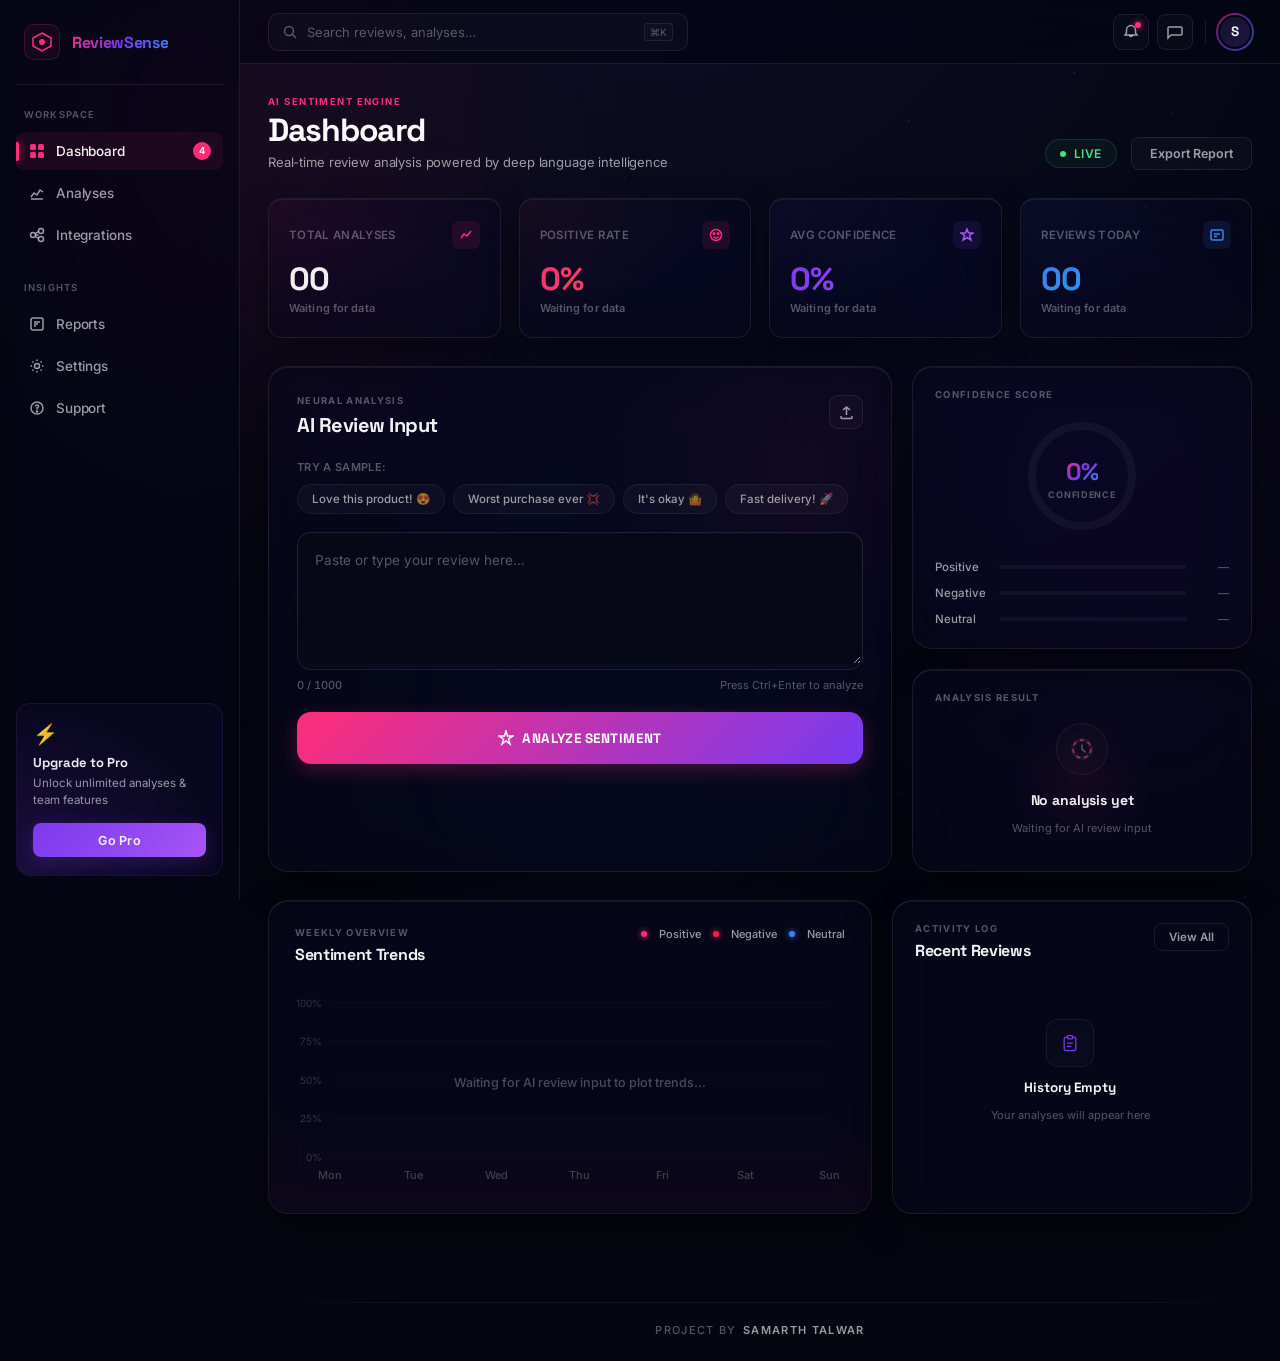
<file: files/index.html>
<!DOCTYPE html>
<html lang="en">
<head>
  <meta charset="UTF-8" />
  <meta name="viewport" content="width=device-width, initial-scale=1.0" />
  <title>ReviewSense — AI Sentiment Intelligence</title>
  <link rel="preconnect" href="https://fonts.googleapis.com" />
  <link rel="preconnect" href="https://fonts.gstatic.com" crossorigin />
  <link href="https://fonts.googleapis.com/css2?family=Space+Grotesk:wght@300;400;500;600;700&family=Inter:wght@300;400;500;600;700;800&display=swap" rel="stylesheet" />
  <link rel="stylesheet" href="style.css" />
</head>
<body>

<!-- ═══════════════════════════════════════════ -->
<!-- AMBIENT BACKGROUND                         -->
<!-- ═══════════════════════════════════════════ -->
<div class="bg-canvas">
  <div class="aurora aurora-1"></div>
  <div class="aurora aurora-2"></div>
  <div class="aurora aurora-3"></div>
  <canvas id="particle-canvas"></canvas>
</div>

<!-- ═══════════════════════════════════════════ -->
<!-- MOBILE OVERLAY                             -->
<!-- ═══════════════════════════════════════════ -->
<div class="sidebar-overlay" id="sidebarOverlay"></div>

<!-- ═══════════════════════════════════════════ -->
<!-- SIDEBAR                                    -->
<!-- ═══════════════════════════════════════════ -->
<aside class="sidebar" id="sidebar">
  <!-- Logo -->
  <div class="sidebar-logo">
    <div class="logo-mark">
      <svg width="22" height="22" viewBox="0 0 22 22" fill="none">
        <path d="M11 2L20 7V15L11 20L2 15V7L11 2Z" stroke="url(#logoGrad)" stroke-width="1.5" fill="none"/>
        <circle cx="11" cy="11" r="3" fill="url(#logoGrad)"/>
        <defs>
          <linearGradient id="logoGrad" x1="2" y1="2" x2="20" y2="20">
            <stop stop-color="#ff2d78"/>
            <stop offset="1" stop-color="#7c3aed"/>
          </linearGradient>
        </defs>
      </svg>
    </div>
    <span class="logo-text">ReviewSense</span>
  </div>

  <!-- Nav Items -->
  <nav class="sidebar-nav">
    <div class="nav-section-label">WORKSPACE</div>
    <a href="#" class="nav-item active" data-page="dashboard">
      <span class="nav-icon">
        <svg width="16" height="16" viewBox="0 0 16 16" fill="currentColor">
          <rect x="1" y="1" width="6" height="6" rx="1.5"/>
          <rect x="9" y="1" width="6" height="6" rx="1.5"/>
          <rect x="1" y="9" width="6" height="6" rx="1.5"/>
          <rect x="9" y="9" width="6" height="6" rx="1.5"/>
        </svg>
      </span>
      <span class="nav-label">Dashboard</span>
      <span class="nav-badge">4</span>
    </a>
    <a href="#" class="nav-item" data-page="analyses">
      <span class="nav-icon">
        <svg width="16" height="16" viewBox="0 0 16 16" fill="none" stroke="currentColor" stroke-width="1.5">
          <path d="M2 12L5 8L8 10L11 5L14 7"/>
          <path d="M2 14H14"/>
        </svg>
      </span>
      <span class="nav-label">Analyses</span>
    </a>
    <a href="#" class="nav-item" data-page="integrations">
      <span class="nav-icon">
        <svg width="16" height="16" viewBox="0 0 16 16" fill="none" stroke="currentColor" stroke-width="1.5">
          <circle cx="4" cy="8" r="2.5"/>
          <circle cx="12" cy="4" r="2.5"/>
          <circle cx="12" cy="12" r="2.5"/>
          <path d="M6.5 8H9.5M6.5 6.5L9.5 4.5M6.5 9.5L9.5 11.5"/>
        </svg>
      </span>
      <span class="nav-label">Integrations</span>
    </a>

    <div class="nav-section-label" style="margin-top:24px;">INSIGHTS</div>
    <a href="#" class="nav-item" data-page="reports">
      <span class="nav-icon">
        <svg width="16" height="16" viewBox="0 0 16 16" fill="none" stroke="currentColor" stroke-width="1.5">
          <rect x="2" y="2" width="12" height="12" rx="2"/>
          <path d="M5 6H11M5 8H9M5 10H7"/>
        </svg>
      </span>
      <span class="nav-label">Reports</span>
    </a>
    <a href="#" class="nav-item" data-page="settings">
      <span class="nav-icon">
        <svg width="16" height="16" viewBox="0 0 16 16" fill="none" stroke="currentColor" stroke-width="1.5">
          <circle cx="8" cy="8" r="2.5"/>
          <path d="M8 1.5V3M8 13V14.5M1.5 8H3M13 8H14.5M3.4 3.4L4.4 4.4M11.6 11.6L12.6 12.6M3.4 12.6L4.4 11.6M11.6 4.4L12.6 3.4"/>
        </svg>
      </span>
      <span class="nav-label">Settings</span>
    </a>
    <a href="#" class="nav-item" data-page="support">
      <span class="nav-icon">
        <svg width="16" height="16" viewBox="0 0 16 16" fill="none" stroke="currentColor" stroke-width="1.5">
          <circle cx="8" cy="8" r="6"/>
          <path d="M6.5 6.5C6.5 5.7 7.2 5 8 5C8.8 5 9.5 5.7 9.5 6.5C9.5 7.3 8.8 8 8 8V9.5"/>
          <circle cx="8" cy="11.5" r="0.5" fill="currentColor"/>
        </svg>
      </span>
      <span class="nav-label">Support</span>
    </a>
  </nav>

  <!-- Upgrade Card -->
  <div class="upgrade-card">
    <div class="upgrade-glow"></div>
    <div class="upgrade-icon">⚡</div>
    <div class="upgrade-title">Upgrade to Pro</div>
    <div class="upgrade-desc">Unlock unlimited analyses & team features</div>
    <button class="upgrade-btn">Go Pro</button>
  </div>
</aside>

<!-- ═══════════════════════════════════════════ -->
<!-- MAIN CONTENT                               -->
<!-- ═══════════════════════════════════════════ -->
<div class="main-wrapper">

  <!-- TOP NAVBAR -->
  <header class="navbar">
    <button class="hamburger" id="hamburgerBtn" aria-label="Toggle menu">
      <span></span><span></span><span></span>
    </button>

    <div class="navbar-search">
      <svg class="search-icon" width="14" height="14" viewBox="0 0 14 14" fill="none" stroke="currentColor" stroke-width="1.5">
        <circle cx="6" cy="6" r="4.5"/>
        <path d="M9.5 9.5L13 13"/>
      </svg>
      <input type="text" placeholder="Search reviews, analyses…" />
      <kbd>⌘K</kbd>
    </div>

    <div class="navbar-actions">
      <button class="nav-action-btn" aria-label="Notifications">
        <svg width="16" height="16" viewBox="0 0 16 16" fill="none" stroke="currentColor" stroke-width="1.5">
          <path d="M8 1.5C5.5 1.5 3.5 3.5 3.5 6V9L2 11H14L12.5 9V6C12.5 3.5 10.5 1.5 8 1.5Z"/>
          <path d="M6.5 11C6.5 11.8 7.2 12.5 8 12.5C8.8 12.5 9.5 11.8 9.5 11"/>
        </svg>
        <span class="notif-dot"></span>
      </button>
      <button class="nav-action-btn" aria-label="Messages">
        <svg width="16" height="16" viewBox="0 0 16 16" fill="none" stroke="currentColor" stroke-width="1.5">
          <path d="M2 3H14C14.6 3 15 3.4 15 4V10C15 10.6 14.6 11 14 11H4L1 14V4C1 3.4 1.4 3 2 3Z"/>
        </svg>
      </button>
      <div class="nav-divider"></div>
      <div class="user-avatar">
        <div class="avatar-ring"></div>
        <div class="avatar-inner">S</div>
      </div>
    </div>
  </header>

  <!-- MAIN CONTENT AREA -->
  <main class="content-area">

    <!-- PAGE HEADER -->
    <div class="page-header">
      <div class="page-header-left">
        <div class="page-eyebrow">AI Sentiment Engine</div>
        <h1 class="page-title">Dashboard</h1>
        <p class="page-subtitle">Real-time review analysis powered by deep language intelligence</p>
      </div>
      <div class="page-header-right">
        <div class="live-indicator">
          <span class="live-dot"></span>
          <span>Live</span>
        </div>
        <button class="btn-secondary">Export Report</button>
      </div>
    </div>

    <!-- STAT CARDS ROW -->
    <div class="stat-cards-grid">
      <div class="stat-card" data-index="0">
        <div class="stat-card-glow"></div>
        <div class="stat-card-header">
          <span class="stat-label">Total Analyses</span>
          <div class="stat-icon-wrap positive">
            <svg width="14" height="14" viewBox="0 0 14 14" fill="none" stroke="currentColor" stroke-width="1.5"><path d="M2 10L5 6L8 8L12 3"/></svg>
          </div>
        </div>
        <div class="stat-value" id="totalAnalyses">00</div>
        <div class="stat-change neutral" id="totalAnalysesTrend">Waiting for data</div>
      </div>
      <div class="stat-card" data-index="1">
        <div class="stat-card-glow negative-glow"></div>
        <div class="stat-card-header">
          <span class="stat-label">Positive Rate</span>
          <div class="stat-icon-wrap positive">
            <svg width="14" height="14" viewBox="0 0 14 14" fill="none" stroke="currentColor" stroke-width="1.5"><circle cx="7" cy="7" r="5.5"/><path d="M4.5 8.5C5 9.5 6 10 7 10C8 10 9 9.5 9.5 8.5"/><circle cx="5" cy="5.5" r="0.8" fill="currentColor"/><circle cx="9" cy="5.5" r="0.8" fill="currentColor"/></svg>
          </div>
        </div>
        <div class="stat-value pink-val" id="positiveRate">0%</div>
        <div class="stat-change neutral" id="positiveRateTrend">Waiting for data</div>
      </div>
      <div class="stat-card" data-index="2">
        <div class="stat-card-glow purple-glow"></div>
        <div class="stat-card-header">
          <span class="stat-label">Avg Confidence</span>
          <div class="stat-icon-wrap purple">
            <svg width="14" height="14" viewBox="0 0 14 14" fill="none" stroke="currentColor" stroke-width="1.5"><path d="M7 1L8.5 5H13L9.5 7.5L11 12L7 9.5L3 12L4.5 7.5L1 5H5.5L7 1Z"/></svg>
          </div>
        </div>
        <div class="stat-value purple-val" id="avgConfidence">0%</div>
        <div class="stat-change neutral" id="avgConfidenceTrend">Waiting for data</div>
      </div>
      <div class="stat-card" data-index="3">
        <div class="stat-card-glow blue-glow"></div>
        <div class="stat-card-header">
          <span class="stat-label">Reviews Today</span>
          <div class="stat-icon-wrap blue">
            <svg width="14" height="14" viewBox="0 0 14 14" fill="none" stroke="currentColor" stroke-width="1.5"><rect x="1" y="2" width="12" height="10" rx="1.5"/><path d="M4 6H10M4 8.5H7"/></svg>
          </div>
        </div>
        <div class="stat-value blue-val" id="reviewsToday">00</div>
        <div class="stat-change neutral" id="reviewsTodayTrend">Waiting for data</div>
      </div>
    </div>

    <!-- MIDDLE SECTION: Input + Confidence -->
    <div class="middle-grid">

      <!-- REVIEW INPUT PANEL -->
      <div class="glass-card input-panel">
        <div class="card-float-bg"></div>
        <div class="input-panel-header">
          <div>
            <div class="card-eyebrow">NEURAL ANALYSIS</div>
            <h2 class="card-title">AI Review Input</h2>
          </div>
          <button class="icon-btn" title="Upload file">
            <svg width="15" height="15" viewBox="0 0 15 15" fill="none" stroke="currentColor" stroke-width="1.5">
              <path d="M7.5 10V2M4 5L7.5 2L11 5"/>
              <path d="M2 11V12.5C2 13.1 2.4 13.5 3 13.5H12C12.6 13.5 13 13.1 13 12.5V11"/>
            </svg>
          </button>
        </div>

        <!-- Sample chips -->
        <div class="sample-chips">
          <div class="chips-label">Try a sample:</div>
          <div class="chips-row">
            <button class="chip" data-sentiment="positive" data-text="Love this product! Absolutely amazing quality and super fast delivery. Will definitely buy again!">Love this product! 😍</button>
            <button class="chip" data-sentiment="negative" data-text="Worst purchase ever. Complete waste of money. Broke after two days and support was useless.">Worst purchase ever 💢</button>
            <button class="chip" data-sentiment="neutral" data-text="It's okay I guess. Nothing special but does the job. Average experience overall.">It's okay 🤷</button>
            <button class="chip" data-sentiment="positive" data-text="Fast delivery! Arrived next day, packaging was great. Product looks exactly like the photos.">Fast delivery! 🚀</button>
          </div>
        </div>

        <div class="textarea-container">
          <div class="textarea-glow"></div>
          <textarea id="reviewInput" placeholder="Paste or type your review here…" maxlength="1000"></textarea>
        </div>
        <div class="textarea-footer">
          <span class="char-counter"><span id="charCount">0</span> / 1000</span>
          <span class="textarea-hint">Press Ctrl+Enter to analyze</span>
        </div>

        <button class="analyze-btn" id="analyzeBtn">
          <span class="btn-shine"></span>
          <span class="btn-content">
            <svg width="16" height="16" viewBox="0 0 16 16" fill="none" stroke="currentColor" stroke-width="1.5">
              <path d="M8 1L9.5 6H15L10.5 9L12 14L8 11L4 14L5.5 9L1 6H6.5L8 1Z"/>
            </svg>
            Analyze Sentiment
          </span>
          <span class="btn-loading" id="btnLoading">
            <span class="spinner"></span>
            Analyzing…
          </span>
        </button>
      </div>

      <!-- RIGHT COLUMN: Confidence + Mini Chart -->
      <div class="right-col">

        <!-- Confidence Ring -->
        <div class="glass-card confidence-card">
          <div class="card-eyebrow">CONFIDENCE SCORE</div>
          <div class="confidence-ring-wrap">
            <svg class="ring-svg" viewBox="0 0 120 120">
              <circle class="ring-bg" cx="60" cy="60" r="50" fill="none" stroke-width="8"/>
              <circle class="ring-progress" id="confidenceRing" cx="60" cy="60" r="50" fill="none" stroke-width="8"
                stroke-dasharray="314" stroke-dashoffset="314"
                stroke-linecap="round" transform="rotate(-90 60 60)"/>
              <defs>
                <linearGradient id="ringGrad" x1="0%" y1="0%" x2="100%" y2="100%">
                  <stop offset="0%" stop-color="#ff2d78"/>
                  <stop offset="100%" stop-color="#7c3aed"/>
                </linearGradient>
              </defs>
            </svg>
            <div class="ring-center">
              <div class="ring-pct" id="confidencePct">0%</div>
              <div class="ring-label">Confidence</div>
            </div>
          </div>
          <div class="confidence-bars">
            <div class="conf-row">
              <span>Positive</span>
              <div class="conf-bar-track"><div class="conf-bar-fill positive-fill" id="posBar" style="width:0%"></div></div>
              <span class="conf-pct" id="posPct">—</span>
            </div>
            <div class="conf-row">
              <span>Negative</span>
              <div class="conf-bar-track"><div class="conf-bar-fill negative-fill" id="negBar" style="width:0%"></div></div>
              <span class="conf-pct" id="negPct">—</span>
            </div>
            <div class="conf-row">
              <span>Neutral</span>
              <div class="conf-bar-track"><div class="conf-bar-fill neutral-fill" id="neutBar" style="width:0%"></div></div>
              <span class="conf-pct" id="neutPct">—</span>
            </div>
          </div>
        </div>

        <!-- Sentiment Result -->
        <div class="glass-card result-card" id="resultCard">
          <div class="card-eyebrow">ANALYSIS RESULT</div>
          <div class="result-placeholder" id="resultPlaceholder">
            <div class="placeholder-glow"></div>
            <div class="placeholder-icon-wrap">
              <svg class="placeholder-icon-svg" viewBox="0 0 24 24" fill="none" stroke="currentColor" stroke-width="1.5">
                <circle cx="12" cy="12" r="9" stroke-dasharray="4 4" class="scanning-circle"/>
                <path d="M12 2C6.48 2 2 6.48 2 12C2 17.52 6.48 22 12 22C17.52 22 22 17.52 22 12C22 6.48 17.52 2 12 2ZM12 20C7.59 20 4 16.41 4 12C4 7.59 7.59 4 12 4C16.41 4 20 7.59 20 12C20 16.41 16.41 20 12 20Z" opacity="0.2"/>
                <path d="M12 8V12L15 15" stroke-linecap="round" stroke-linejoin="round"/>
              </svg>
            </div>
            <div class="placeholder-title">No analysis yet</div>
            <div class="placeholder-desc">Waiting for AI review input</div>
          </div>
          <div class="result-content hidden" id="resultContent">
            <div class="result-sentiment" id="resultSentiment"></div>
            <div class="result-summary" id="resultSummary"></div>
            <div class="result-tags" id="resultTags"></div>
          </div>
        </div>

      </div>
    </div>

    <!-- BOTTOM SECTION: Chart + History -->
    <div class="bottom-grid">

      <!-- ANALYTICS CHART -->
      <div class="glass-card chart-card">
        <div class="chart-card-glow"></div>
        <div class="chart-header">
          <div>
            <div class="card-eyebrow">WEEKLY OVERVIEW</div>
            <h3 class="card-title-sm">Sentiment Trends</h3>
          </div>
          <div class="chart-legend">
            <span class="legend-dot positive-dot"></span><span>Positive</span>
            <span class="legend-dot negative-dot"></span><span>Negative</span>
            <span class="legend-dot neutral-dot"></span><span>Neutral</span>
          </div>
        </div>
        <div class="chart-area">
          <canvas id="sentimentChart"></canvas>
        </div>
      </div>

      <!-- REVIEW HISTORY -->
      <div class="glass-card history-card">
        <div class="history-header">
          <div>
            <div class="card-eyebrow">ACTIVITY LOG</div>
            <h3 class="card-title-sm">Recent Reviews</h3>
          </div>
          <button class="btn-ghost">View All</button>
        </div>
        <div class="history-list" id="historyList">
          <div class="history-empty" id="historyEmpty">
            <div class="empty-icon-wrap">
              <svg class="empty-icon-svg" viewBox="0 0 24 24" fill="none" stroke="currentColor" stroke-width="1.5">
                <path d="M9 5H7C5.89543 5 5 5.89543 5 7V19C5 20.1046 5.89543 21 7 21H17C18.1046 21 19 20.1046 19 19V7C19 5.89543 18.1046 5 17 5H15" stroke-linecap="round"/>
                <rect x="9" y="3" width="6" height="4" rx="1" stroke-linecap="round"/>
                <path d="M9 12H15M9 16H13" stroke-linecap="round"/>
              </svg>
            </div>
            <div class="empty-title">History Empty</div>
            <div class="empty-desc">Your analyses will appear here</div>
          </div>
        </div>
      </div>

    </div>

  </main>

  <!-- FOOTER -->
  <footer class="footer">
    <div class="footer-divider"></div>
    <div class="footer-content">
      <p class="footer-text">Project by <span class="footer-name">Samarth Talwar</span></p>
    </div>
  </footer>
</div>

<script src="script.js"></script>
</body>
</html>
</file>
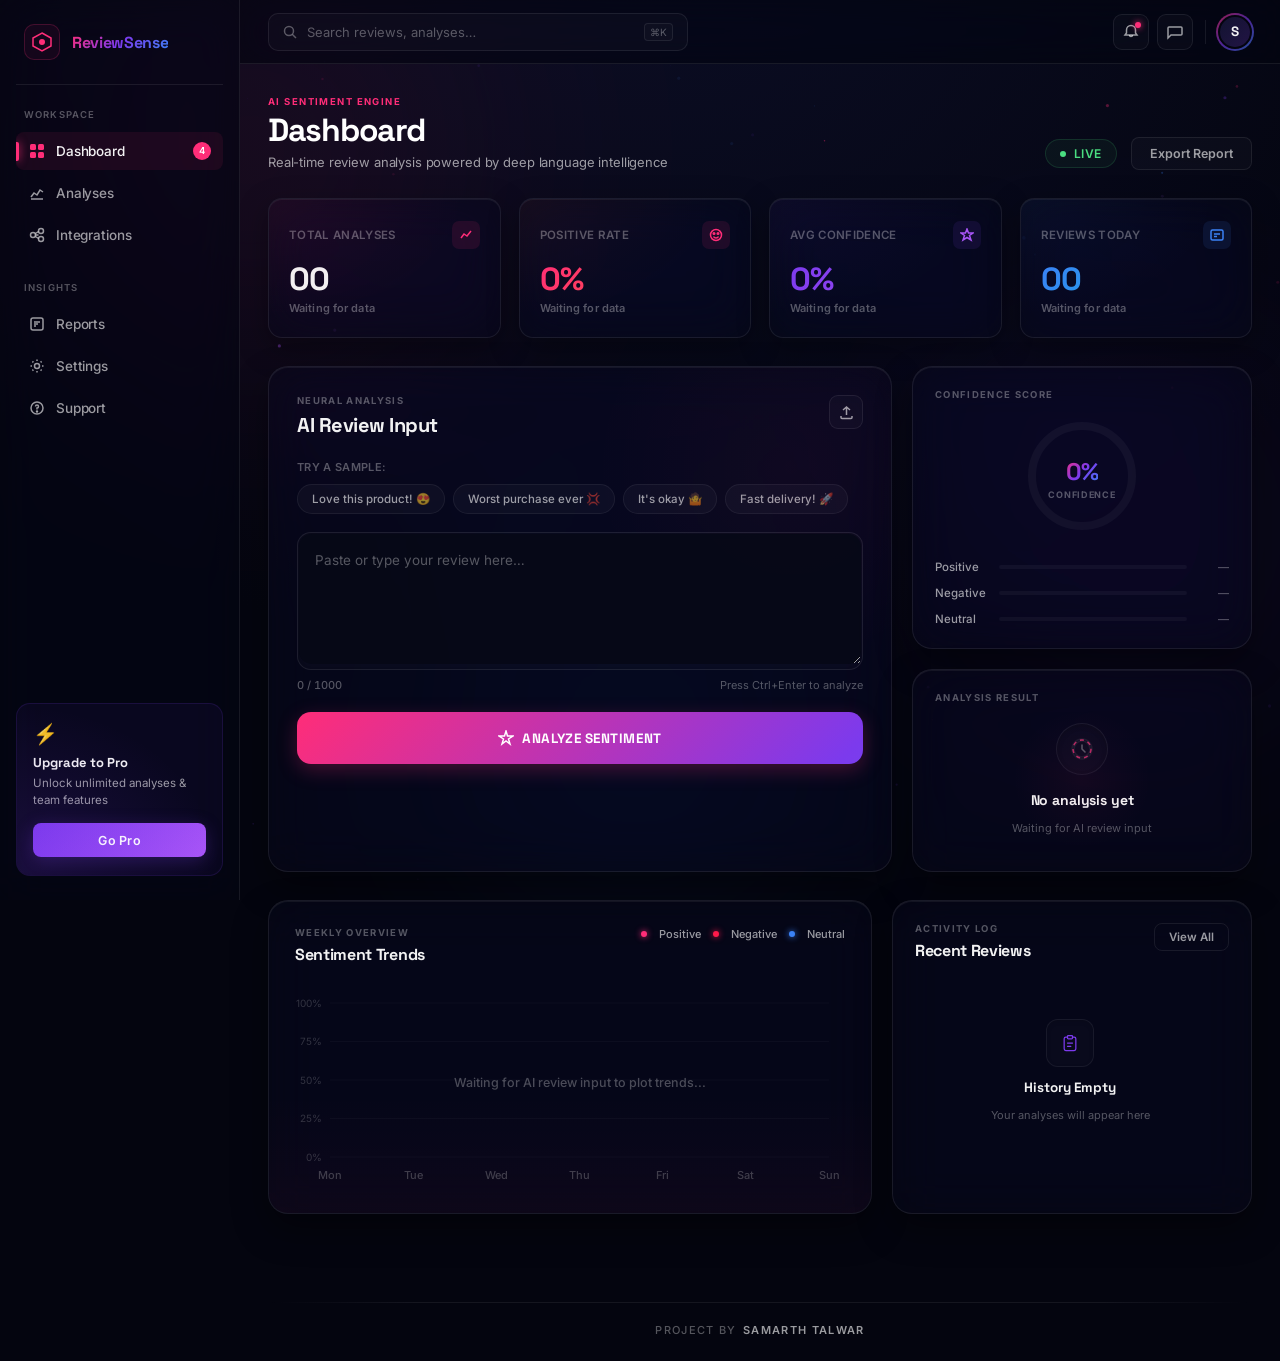
<file: frontend/index.html>
<!DOCTYPE html>
<html lang="en">

<head>
  <meta charset="UTF-8" />
  <meta name="viewport" content="width=device-width, initial-scale=1.0" />
  <title>ReviewSense — AI Sentiment Intelligence</title>
  <link rel="preconnect" href="https://fonts.googleapis.com" />
  <link rel="preconnect" href="https://fonts.gstatic.com" crossorigin />
  <link
    href="https://fonts.googleapis.com/css2?family=Space+Grotesk:wght@300;400;500;600;700&family=Inter:wght@300;400;500;600;700;800&display=swap"
    rel="stylesheet" />
  <link rel="stylesheet" href="style.css" />
</head>

<body>

  <!-- ═══════════════════════════════════════════ -->
  <!-- AMBIENT BACKGROUND                         -->
  <!-- ═══════════════════════════════════════════ -->
  <div class="bg-canvas">
    <div class="aurora aurora-1"></div>
    <div class="aurora aurora-2"></div>
    <div class="aurora aurora-3"></div>
    <canvas id="particle-canvas"></canvas>
  </div>

  <!-- ═══════════════════════════════════════════ -->
  <!-- FUTURISTIC AI PROCESSING OVERLAY           -->
  <!-- ═══════════════════════════════════════════ -->
  <div class="ai-loading-overlay" id="aiLoadingOverlay">
    <div class="ai-loading-content">
      <div class="neural-pulse-container">
        <div class="pulse-ring ring-1"></div>
        <div class="pulse-ring ring-2"></div>
        <div class="pulse-ring ring-3"></div>
        <div class="neural-node">
          <svg viewBox="0 0 24 24" fill="none" stroke="currentColor" stroke-width="1.5">
            <path d="M12 2L2 7L12 12L22 7L12 2Z" />
            <path d="M2 17L12 22L22 17" />
            <path d="M2 12L12 17L22 12" />
          </svg>
        </div>
      </div>
      <div class="ai-loading-text-wrap">
        <span class="ai-loading-text">AI analyzing review</span>
        <span class="loading-dots">
          <span>.</span><span>.</span><span>.</span>
        </span>
      </div>
      <div class="ai-loading-subtitle">Processing neural networks & mapping semantic weights...</div>
    </div>
  </div>

  <!-- ═══════════════════════════════════════════ -->
  <!-- MOBILE OVERLAY                             -->
  <!-- ═══════════════════════════════════════════ -->
  <div class="sidebar-overlay" id="sidebarOverlay"></div>

  <!-- ═══════════════════════════════════════════ -->
  <!-- SIDEBAR                                    -->
  <!-- ═══════════════════════════════════════════ -->
  <aside class="sidebar" id="sidebar">
    <!-- Logo -->
    <div class="sidebar-logo">
      <div class="logo-mark">
        <svg width="22" height="22" viewBox="0 0 22 22" fill="none">
          <path d="M11 2L20 7V15L11 20L2 15V7L11 2Z" stroke="url(#logoGrad)" stroke-width="1.5" fill="none" />
          <circle cx="11" cy="11" r="3" fill="url(#logoGrad)" />
          <defs>
            <linearGradient id="logoGrad" x1="2" y1="2" x2="20" y2="20">
              <stop stop-color="#ff2d78" />
              <stop offset="1" stop-color="#7c3aed" />
            </linearGradient>
          </defs>
        </svg>
      </div>
      <span class="logo-text">ReviewSense</span>
    </div>

    <!-- Nav Items -->
    <nav class="sidebar-nav">
      <div class="nav-section-label">WORKSPACE</div>
      <a href="#" class="nav-item active" data-page="dashboard">
        <span class="nav-icon">
          <svg width="16" height="16" viewBox="0 0 16 16" fill="currentColor">
            <rect x="1" y="1" width="6" height="6" rx="1.5" />
            <rect x="9" y="1" width="6" height="6" rx="1.5" />
            <rect x="1" y="9" width="6" height="6" rx="1.5" />
            <rect x="9" y="9" width="6" height="6" rx="1.5" />
          </svg>
        </span>
        <span class="nav-label">Dashboard</span>
        <span class="nav-badge">4</span>
      </a>
      <a href="#" class="nav-item" data-page="analyses">
        <span class="nav-icon">
          <svg width="16" height="16" viewBox="0 0 16 16" fill="none" stroke="currentColor" stroke-width="1.5">
            <path d="M2 12L5 8L8 10L11 5L14 7" />
            <path d="M2 14H14" />
          </svg>
        </span>
        <span class="nav-label">Analyses</span>
      </a>
      <a href="#" class="nav-item" data-page="integrations">
        <span class="nav-icon">
          <svg width="16" height="16" viewBox="0 0 16 16" fill="none" stroke="currentColor" stroke-width="1.5">
            <circle cx="4" cy="8" r="2.5" />
            <circle cx="12" cy="4" r="2.5" />
            <circle cx="12" cy="12" r="2.5" />
            <path d="M6.5 8H9.5M6.5 6.5L9.5 4.5M6.5 9.5L9.5 11.5" />
          </svg>
        </span>
        <span class="nav-label">Integrations</span>
      </a>

      <div class="nav-section-label" style="margin-top:24px;">INSIGHTS</div>
      <a href="#" class="nav-item" data-page="reports">
        <span class="nav-icon">
          <svg width="16" height="16" viewBox="0 0 16 16" fill="none" stroke="currentColor" stroke-width="1.5">
            <rect x="2" y="2" width="12" height="12" rx="2" />
            <path d="M5 6H11M5 8H9M5 10H7" />
          </svg>
        </span>
        <span class="nav-label">Reports</span>
      </a>
      <a href="#" class="nav-item" data-page="settings">
        <span class="nav-icon">
          <svg width="16" height="16" viewBox="0 0 16 16" fill="none" stroke="currentColor" stroke-width="1.5">
            <circle cx="8" cy="8" r="2.5" />
            <path
              d="M8 1.5V3M8 13V14.5M1.5 8H3M13 8H14.5M3.4 3.4L4.4 4.4M11.6 11.6L12.6 12.6M3.4 12.6L4.4 11.6M11.6 4.4L12.6 3.4" />
          </svg>
        </span>
        <span class="nav-label">Settings</span>
      </a>
      <a href="#" class="nav-item" data-page="support">
        <span class="nav-icon">
          <svg width="16" height="16" viewBox="0 0 16 16" fill="none" stroke="currentColor" stroke-width="1.5">
            <circle cx="8" cy="8" r="6" />
            <path d="M6.5 6.5C6.5 5.7 7.2 5 8 5C8.8 5 9.5 5.7 9.5 6.5C9.5 7.3 8.8 8 8 8V9.5" />
            <circle cx="8" cy="11.5" r="0.5" fill="currentColor" />
          </svg>
        </span>
        <span class="nav-label">Support</span>
      </a>
    </nav>

    <!-- Upgrade Card -->
    <div class="upgrade-card">
      <div class="upgrade-glow"></div>
      <div class="upgrade-icon">⚡</div>
      <div class="upgrade-title">Upgrade to Pro</div>
      <div class="upgrade-desc">Unlock unlimited analyses & team features</div>
      <button class="upgrade-btn">Go Pro</button>
    </div>
  </aside>

  <!-- ═══════════════════════════════════════════ -->
  <!-- MAIN CONTENT                               -->
  <!-- ═══════════════════════════════════════════ -->
  <div class="main-wrapper">

    <!-- TOP NAVBAR -->
    <header class="navbar">
      <button class="hamburger" id="hamburgerBtn" aria-label="Toggle menu">
        <span></span><span></span><span></span>
      </button>

      <div class="navbar-search">
        <svg class="search-icon" width="14" height="14" viewBox="0 0 14 14" fill="none" stroke="currentColor"
          stroke-width="1.5">
          <circle cx="6" cy="6" r="4.5" />
          <path d="M9.5 9.5L13 13" />
        </svg>
        <input type="text" placeholder="Search reviews, analyses…" />
        <kbd>⌘K</kbd>
      </div>

      <div class="navbar-actions">
        <button class="nav-action-btn" aria-label="Notifications">
          <svg width="16" height="16" viewBox="0 0 16 16" fill="none" stroke="currentColor" stroke-width="1.5">
            <path d="M8 1.5C5.5 1.5 3.5 3.5 3.5 6V9L2 11H14L12.5 9V6C12.5 3.5 10.5 1.5 8 1.5Z" />
            <path d="M6.5 11C6.5 11.8 7.2 12.5 8 12.5C8.8 12.5 9.5 11.8 9.5 11" />
          </svg>
          <span class="notif-dot"></span>
        </button>
        <button class="nav-action-btn" aria-label="Messages">
          <svg width="16" height="16" viewBox="0 0 16 16" fill="none" stroke="currentColor" stroke-width="1.5">
            <path d="M2 3H14C14.6 3 15 3.4 15 4V10C15 10.6 14.6 11 14 11H4L1 14V4C1 3.4 1.4 3 2 3Z" />
          </svg>
        </button>
        <div class="nav-divider"></div>
        <div class="user-avatar">
          <div class="avatar-ring"></div>
          <div class="avatar-inner">S</div>
        </div>
      </div>
    </header>

    <!-- MAIN CONTENT AREA -->
    <main class="content-area">

      <!-- PAGE HEADER -->
      <div class="page-header">
        <div class="page-header-left">
          <div class="page-eyebrow">AI Sentiment Engine</div>
          <h1 class="page-title">Dashboard</h1>
          <p class="page-subtitle">Real-time review analysis powered by deep language intelligence</p>
        </div>
        <div class="page-header-right">
          <div class="live-indicator">
            <span class="live-dot"></span>
            <span>Live</span>
          </div>
          <button class="btn-secondary">Export Report</button>
        </div>
      </div>

      <!-- STAT CARDS ROW -->
      <div class="stat-cards-grid">
        <div class="stat-card" data-index="0">
          <div class="stat-card-glow"></div>
          <div class="stat-card-header">
            <span class="stat-label">Total Analyses</span>
            <div class="stat-icon-wrap positive">
              <svg width="14" height="14" viewBox="0 0 14 14" fill="none" stroke="currentColor" stroke-width="1.5">
                <path d="M2 10L5 6L8 8L12 3" />
              </svg>
            </div>
          </div>
          <div class="stat-value" id="totalAnalyses">00</div>
          <div class="stat-change neutral" id="totalAnalysesTrend">Waiting for data</div>
        </div>
        <div class="stat-card" data-index="1">
          <div class="stat-card-glow negative-glow"></div>
          <div class="stat-card-header">
            <span class="stat-label">Positive Rate</span>
            <div class="stat-icon-wrap positive">
              <svg width="14" height="14" viewBox="0 0 14 14" fill="none" stroke="currentColor" stroke-width="1.5">
                <circle cx="7" cy="7" r="5.5" />
                <path d="M4.5 8.5C5 9.5 6 10 7 10C8 10 9 9.5 9.5 8.5" />
                <circle cx="5" cy="5.5" r="0.8" fill="currentColor" />
                <circle cx="9" cy="5.5" r="0.8" fill="currentColor" />
              </svg>
            </div>
          </div>
          <div class="stat-value pink-val" id="positiveRate">0%</div>
          <div class="stat-change neutral" id="positiveRateTrend">Waiting for data</div>
        </div>
        <div class="stat-card" data-index="2">
          <div class="stat-card-glow purple-glow"></div>
          <div class="stat-card-header">
            <span class="stat-label">Avg Confidence</span>
            <div class="stat-icon-wrap purple">
              <svg width="14" height="14" viewBox="0 0 14 14" fill="none" stroke="currentColor" stroke-width="1.5">
                <path d="M7 1L8.5 5H13L9.5 7.5L11 12L7 9.5L3 12L4.5 7.5L1 5H5.5L7 1Z" />
              </svg>
            </div>
          </div>
          <div class="stat-value purple-val" id="avgConfidence">0%</div>
          <div class="stat-change neutral" id="avgConfidenceTrend">Waiting for data</div>
        </div>
        <div class="stat-card" data-index="3">
          <div class="stat-card-glow blue-glow"></div>
          <div class="stat-card-header">
            <span class="stat-label">Reviews Today</span>
            <div class="stat-icon-wrap blue">
              <svg width="14" height="14" viewBox="0 0 14 14" fill="none" stroke="currentColor" stroke-width="1.5">
                <rect x="1" y="2" width="12" height="10" rx="1.5" />
                <path d="M4 6H10M4 8.5H7" />
              </svg>
            </div>
          </div>
          <div class="stat-value blue-val" id="reviewsToday">00</div>
          <div class="stat-change neutral" id="reviewsTodayTrend">Waiting for data</div>
        </div>
      </div>

      <!-- MIDDLE SECTION: Input + Confidence -->
      <div class="middle-grid">

        <!-- REVIEW INPUT PANEL -->
        <div class="glass-card input-panel">
          <div class="card-float-bg"></div>
          <div class="input-panel-header">
            <div>
              <div class="card-eyebrow">NEURAL ANALYSIS</div>
              <h2 class="card-title">AI Review Input</h2>
            </div>
            <button class="icon-btn" title="Upload file">
              <svg width="15" height="15" viewBox="0 0 15 15" fill="none" stroke="currentColor" stroke-width="1.5">
                <path d="M7.5 10V2M4 5L7.5 2L11 5" />
                <path d="M2 11V12.5C2 13.1 2.4 13.5 3 13.5H12C12.6 13.5 13 13.1 13 12.5V11" />
              </svg>
            </button>
          </div>

          <!-- Sample chips -->
          <div class="sample-chips">
            <div class="chips-label">Try a sample:</div>
            <div class="chips-row">
              <button class="chip" data-sentiment="positive"
                data-text="Love this product! Absolutely amazing quality and super fast delivery. Will definitely buy again!">Love
                this product! 😍</button>
              <button class="chip" data-sentiment="negative"
                data-text="Worst purchase ever. Complete waste of money. Broke after two days and support was useless.">Worst
                purchase ever 💢</button>
              <button class="chip" data-sentiment="neutral"
                data-text="It's okay I guess. Nothing special but does the job. Average experience overall.">It's okay
                🤷</button>
              <button class="chip" data-sentiment="positive"
                data-text="Fast delivery! Arrived next day, packaging was great. Product looks exactly like the photos.">Fast
                delivery! 🚀</button>
            </div>
          </div>

          <div class="textarea-container">
            <div class="textarea-glow"></div>
            <textarea id="reviewInput" placeholder="Paste or type your review here…" maxlength="1000"></textarea>
          </div>
          <div class="textarea-footer">
            <span class="char-counter"><span id="charCount">0</span> / 1000</span>
            <span class="textarea-hint">Press Ctrl+Enter to analyze</span>
          </div>

          <button class="analyze-btn" id="analyzeBtn">
            <span class="btn-shine"></span>
            <span class="btn-content">
              <svg width="16" height="16" viewBox="0 0 16 16" fill="none" stroke="currentColor" stroke-width="1.5">
                <path d="M8 1L9.5 6H15L10.5 9L12 14L8 11L4 14L5.5 9L1 6H6.5L8 1Z" />
              </svg>
              Analyze Sentiment
            </span>
            <span class="btn-loading" id="btnLoading">
              <span class="spinner"></span>
              Analyzing…
            </span>
          </button>
        </div>

        <!-- RIGHT COLUMN: Confidence + Mini Chart -->
        <div class="right-col">

          <!-- Confidence Ring -->
          <div class="glass-card confidence-card">
            <div class="card-eyebrow">CONFIDENCE SCORE</div>
            <div class="confidence-ring-wrap">
              <svg class="ring-svg" viewBox="0 0 120 120">
                <circle class="ring-bg" cx="60" cy="60" r="50" fill="none" stroke-width="8" />
                <circle class="ring-progress" id="confidenceRing" cx="60" cy="60" r="50" fill="none" stroke-width="8"
                  stroke-dasharray="314" stroke-dashoffset="314" stroke-linecap="round" transform="rotate(-90 60 60)" />
                <defs>
                  <linearGradient id="ringGrad" x1="0%" y1="0%" x2="100%" y2="100%">
                    <stop offset="0%" stop-color="#ff2d78" />
                    <stop offset="100%" stop-color="#7c3aed" />
                  </linearGradient>
                </defs>
              </svg>
              <div class="ring-center">
                <div class="ring-pct" id="confidencePct">0%</div>
                <div class="ring-label">Confidence</div>
              </div>
            </div>
            <div class="confidence-bars">
              <div class="conf-row">
                <span>Positive</span>
                <div class="conf-bar-track">
                  <div class="conf-bar-fill positive-fill" id="posBar" style="width:0%"></div>
                </div>
                <span class="conf-pct" id="posPct">—</span>
              </div>
              <div class="conf-row">
                <span>Negative</span>
                <div class="conf-bar-track">
                  <div class="conf-bar-fill negative-fill" id="negBar" style="width:0%"></div>
                </div>
                <span class="conf-pct" id="negPct">—</span>
              </div>
              <div class="conf-row">
                <span>Neutral</span>
                <div class="conf-bar-track">
                  <div class="conf-bar-fill neutral-fill" id="neutBar" style="width:0%"></div>
                </div>
                <span class="conf-pct" id="neutPct">—</span>
              </div>
            </div>
          </div>

          <!-- Sentiment Result -->
          <div class="glass-card result-card" id="resultCard">
            <div class="card-eyebrow">ANALYSIS RESULT</div>
            <div class="result-placeholder" id="resultPlaceholder">
              <div class="placeholder-glow"></div>
              <div class="placeholder-icon-wrap">
                <svg class="placeholder-icon-svg" viewBox="0 0 24 24" fill="none" stroke="currentColor"
                  stroke-width="1.5">
                  <circle cx="12" cy="12" r="9" stroke-dasharray="4 4" class="scanning-circle" />
                  <path
                    d="M12 2C6.48 2 2 6.48 2 12C2 17.52 6.48 22 12 22C17.52 22 22 17.52 22 12C22 6.48 17.52 2 12 2ZM12 20C7.59 20 4 16.41 4 12C4 7.59 7.59 4 12 4C16.41 4 20 7.59 20 12C20 16.41 16.41 20 12 20Z"
                    opacity="0.2" />
                  <path d="M12 8V12L15 15" stroke-linecap="round" stroke-linejoin="round" />
                </svg>
              </div>
              <div class="placeholder-title">No analysis yet</div>
              <div class="placeholder-desc">Waiting for AI review input</div>
            </div>
            <div class="result-content hidden" id="resultContent">
              <div class="result-sentiment" id="resultSentiment"></div>
              <div class="result-summary" id="resultSummary"></div>
              <div class="result-tags" id="resultTags"></div>
            </div>
          </div>

        </div>
      </div>

      <!-- BOTTOM SECTION: Chart + History -->
      <div class="bottom-grid">

        <!-- ANALYTICS CHART -->
        <div class="glass-card chart-card">
          <div class="chart-card-glow"></div>
          <div class="chart-header">
            <div>
              <div class="card-eyebrow">WEEKLY OVERVIEW</div>
              <h3 class="card-title-sm">Sentiment Trends</h3>
            </div>
            <div class="chart-legend">
              <span class="legend-dot positive-dot"></span><span>Positive</span>
              <span class="legend-dot negative-dot"></span><span>Negative</span>
              <span class="legend-dot neutral-dot"></span><span>Neutral</span>
            </div>
          </div>
          <div class="chart-area">
            <canvas id="sentimentChart"></canvas>
          </div>
        </div>

        <!-- REVIEW HISTORY -->
        <div class="glass-card history-card">
          <div class="history-header">
            <div>
              <div class="card-eyebrow">ACTIVITY LOG</div>
              <h3 class="card-title-sm">Recent Reviews</h3>
            </div>
            <button class="btn-ghost">View All</button>
          </div>
          <div class="history-list" id="historyList">
            <div class="history-empty" id="historyEmpty">
              <div class="empty-icon-wrap">
                <svg class="empty-icon-svg" viewBox="0 0 24 24" fill="none" stroke="currentColor" stroke-width="1.5">
                  <path
                    d="M9 5H7C5.89543 5 5 5.89543 5 7V19C5 20.1046 5.89543 21 7 21H17C18.1046 21 19 20.1046 19 19V7C19 5.89543 18.1046 5 17 5H15"
                    stroke-linecap="round" />
                  <rect x="9" y="3" width="6" height="4" rx="1" stroke-linecap="round" />
                  <path d="M9 12H15M9 16H13" stroke-linecap="round" />
                </svg>
              </div>
              <div class="empty-title">History Empty</div>
              <div class="empty-desc">Your analyses will appear here</div>
            </div>
          </div>
        </div>

      </div>

    </main>

    <!-- FOOTER -->
    <footer class="footer">
      <div class="footer-divider"></div>
      <div class="footer-content">
        <p class="footer-text">Project by <span class="footer-name">Samarth Talwar</span></p>
      </div>
    </footer>
  </div>

  <!-- TOAST NOTIFICATION CONTAINER -->
  <div class="toast-container" id="toastContainer"></div>

  <script src="config.js"></script>
  <script src="script.js"></script>
</body>

</html>
</file>
<file: files/style.css>
/* ═══════════════════════════════════════════════
   REVIEWSENSE — CSS
   Futuristic AI SaaS Dashboard (Optimized & Refined)
═══════════════════════════════════════════════ */

/* ── RESET & ROOT ─────────────────────────────── */
*, *::before, *::after { box-sizing: border-box; margin: 0; padding: 0; }

:root {
  /* Colors */
  --bg-base:        #04050f;
  --bg-deep:        #060818;
  --surface:        rgba(255,255,255,0.025);
  --surface-hover:  rgba(255,255,255,0.05);
  --surface-active: rgba(255,255,255,0.07);
  --border:         rgba(255,255,255,0.08);
  --border-glow:    rgba(255,45,120,0.2);

  /* Brand Neons */
  --pink:    #ff2d78;
  --red:     #ff1a4a;
  --purple:  #7c3aed;
  --violet:  #a855f7;
  --blue:    #3b82f6;
  --cyan:    #22d3ee;

  /* Gradients */
  --grad-pink:   linear-gradient(135deg, #ff2d78, #ff6030);
  --grad-purple: linear-gradient(135deg, #7c3aed, #a855f7);
  --grad-blue:   linear-gradient(135deg, #3b82f6, #06b6d4);
  --grad-brand:  linear-gradient(135deg, #ff2d78 0%, #7c3aed 50%, #3b82f6 100%);
  --grad-btn:    linear-gradient(135deg, #ff2d78 0%, #c026d3 50%, #7c3aed 100%);

  /* Text */
  --text-primary:   rgba(255,255,255,0.95);
  --text-secondary: rgba(255,255,255,0.6);
  --text-muted:     rgba(255,255,255,0.32);

  /* Layout */
  --sidebar-w: 240px;
  --navbar-h:  64px;
  --radius:    14px;
  --radius-sm: 8px;
  --radius-xl: 20px;

  /* Fonts */
  --font-display: 'Space Grotesk', sans-serif;
  --font-body:    'Inter', sans-serif;
}

html { scroll-behavior: smooth; }

body {
  font-family: var(--font-body);
  background: var(--bg-base);
  color: var(--text-primary);
  min-height: 100vh;
  overflow-x: hidden;
  -webkit-font-smoothing: antialiased;
}

/* ── SCROLLBAR ──────────────────────────────────── */
::-webkit-scrollbar { width: 4px; height: 4px; }
::-webkit-scrollbar-track { background: transparent; }
::-webkit-scrollbar-thumb { background: var(--border); border-radius: 99px; }
::-webkit-scrollbar-thumb:hover { background: rgba(255,45,120,0.3); }

/* ── AMBIENT BACKGROUND ─────────────────────────── */
.bg-canvas {
  position: fixed;
  inset: 0;
  z-index: 0;
  pointer-events: none;
  overflow: hidden;
  background: radial-gradient(circle at 50% -20%, #0c0e27 0%, var(--bg-base) 70%);
}

#particle-canvas {
  position: absolute;
  inset: 0;
  width: 100%;
  height: 100%;
}

.aurora {
  position: absolute;
  border-radius: 50%;
  filter: blur(120px);
  opacity: 0.1;
  animation: auroraFloat 22s ease-in-out infinite;
}
.aurora-1 {
  width: 700px; height: 700px;
  background: radial-gradient(circle, #ff2d78, transparent 70%);
  top: -200px; left: -100px;
  animation-delay: 0s;
}
.aurora-2 {
  width: 600px; height: 600px;
  background: radial-gradient(circle, #7c3aed, transparent 70%);
  top: 25%; right: -150px;
  animation-delay: -7s;
}
.aurora-3 {
  width: 500px; height: 500px;
  background: radial-gradient(circle, #3b82f6, transparent 70%);
  bottom: -100px; left: 30%;
  animation-delay: -14s;
}

@keyframes auroraFloat {
  0%, 100% { transform: translate(0,0) scale(1); }
  33% { transform: translate(35px,-25px) scale(1.06); }
  66% { transform: translate(-25px,35px) scale(0.96); }
}

/* ── SIDEBAR ─────────────────────────────────────── */
.sidebar {
  position: fixed;
  left: 0; top: 0; bottom: 0;
  width: var(--sidebar-w);
  z-index: 100;
  display: flex;
  flex-direction: column;
  padding: 24px 16px;
  background: rgba(5,6,18,0.7);
  backdrop-filter: blur(24px) saturate(180%);
  -webkit-backdrop-filter: blur(24px) saturate(180%);
  border-right: 1px solid var(--border);
  transition: transform 0.35s cubic-bezier(0.16, 1, 0.3, 1);
}

.sidebar-logo {
  display: flex;
  align-items: center;
  gap: 12px;
  padding: 0 8px 24px;
  border-bottom: 1px solid var(--border);
}
.logo-mark {
  width: 36px; height: 36px;
  background: rgba(255,45,120,0.06);
  border: 1px solid rgba(255,45,120,0.2);
  border-radius: 10px;
  display: flex;
  align-items: center;
  justify-content: center;
  flex-shrink: 0;
}
.logo-text {
  font-family: var(--font-display);
  font-size: 16px;
  font-weight: 700;
  background: var(--grad-brand);
  -webkit-background-clip: text;
  -webkit-text-fill-color: transparent;
  background-clip: text;
  letter-spacing: -0.02em;
}

.sidebar-nav {
  flex: 1;
  display: flex;
  flex-direction: column;
  gap: 4px;
  padding-top: 24px;
  overflow-y: auto;
}

.nav-section-label {
  font-size: 9.5px;
  font-weight: 600;
  letter-spacing: 0.12em;
  color: var(--text-muted);
  padding: 0 8px;
  margin-bottom: 8px;
}

.nav-item {
  display: flex;
  align-items: center;
  gap: 10px;
  padding: 10px 12px;
  border-radius: var(--radius-sm);
  text-decoration: none;
  color: var(--text-secondary);
  font-size: 13.5px;
  font-weight: 500;
  letter-spacing: -0.01em;
  transition: all 0.25s cubic-bezier(0.16, 1, 0.3, 1);
  position: relative;
  cursor: pointer;
}
.nav-item:hover {
  color: var(--text-primary);
  background: var(--surface-hover);
}
.nav-item.active {
  color: var(--text-primary);
  background: rgba(255,45,120,0.08);
}
.nav-item.active::before {
  content: '';
  position: absolute;
  left: 0; top: 25%; bottom: 25%;
  width: 2.5px;
  background: var(--pink);
  border-radius: 0 2px 2px 0;
  box-shadow: 0 0 8px var(--pink);
}
.nav-item.active .nav-icon { color: var(--pink); }

.nav-icon {
  width: 18px; height: 18px;
  display: flex; align-items: center; justify-content: center;
  flex-shrink: 0;
  transition: transform 0.2s ease;
}
.nav-item:hover .nav-icon { transform: translateX(1px); }

.nav-label { flex: 1; }

.nav-badge {
  font-size: 9.5px;
  font-weight: 600;
  background: var(--pink);
  color: #fff;
  padding: 1px 6px;
  border-radius: 99px;
  line-height: 1.6;
}

/* Upgrade Card */
.upgrade-card {
  margin-top: 24px;
  border-radius: var(--radius);
  background: rgba(124,58,237,0.06);
  border: 1px solid rgba(124,58,237,0.15);
  padding: 18px 16px;
  position: relative;
  overflow: hidden;
}
.upgrade-glow {
  position: absolute;
  inset: 0;
  background: radial-gradient(ellipse at bottom left, rgba(124,58,237,0.15), transparent 70%);
  pointer-events: none;
}
.upgrade-icon { font-size: 20px; margin-bottom: 8px; }
.upgrade-title {
  font-family: var(--font-display);
  font-size: 13px;
  font-weight: 700;
  color: var(--text-primary);
  margin-bottom: 4px;
}
.upgrade-desc {
  font-size: 11.5px;
  color: var(--text-secondary);
  line-height: 1.5;
  margin-bottom: 14px;
}
.upgrade-btn {
  width: 100%;
  padding: 9.5px;
  border-radius: var(--radius-sm);
  background: var(--grad-purple);
  color: #fff;
  font-family: var(--font-body);
  font-size: 12.5px;
  font-weight: 600;
  letter-spacing: 0.02em;
  border: none;
  cursor: pointer;
  transition: all 0.25s cubic-bezier(0.16, 1, 0.3, 1);
  box-shadow: 0 4px 18px rgba(124,58,237,0.25);
}
.upgrade-btn:hover {
  transform: translateY(-1.5px);
  box-shadow: 0 6px 22px rgba(124,58,237,0.4);
}

/* ── NAVBAR ──────────────────────────────────────── */
.main-wrapper {
  margin-left: var(--sidebar-w);
  min-height: 100vh;
  position: relative;
  z-index: 1;
  display: flex;
  flex-direction: column;
}

.navbar {
  position: sticky;
  top: 0;
  height: var(--navbar-h);
  z-index: 90;
  display: flex;
  align-items: center;
  gap: 16px;
  padding: 0 28px;
  background: rgba(4,5,15,0.65);
  backdrop-filter: blur(20px) saturate(160%);
  -webkit-backdrop-filter: blur(20px) saturate(160%);
  border-bottom: 1px solid var(--border);
}

.hamburger {
  display: none;
  flex-direction: column;
  gap: 4px;
  background: none;
  border: none;
  cursor: pointer;
  padding: 4px;
}
.hamburger span {
  display: block;
  width: 18px; height: 1.5px;
  background: var(--text-secondary);
  border-radius: 2px;
  transition: all 0.2s ease;
}

.navbar-search {
  flex: 1;
  max-width: 420px;
  display: flex;
  align-items: center;
  gap: 10px;
  background: var(--surface);
  border: 1px solid var(--border);
  border-radius: 10px;
  padding: 0 14px;
  height: 38px;
  transition: border-color 0.3s cubic-bezier(0.16, 1, 0.3, 1);
}
.navbar-search:focus-within {
  border-color: rgba(255,45,120,0.3);
  box-shadow: 0 0 0 3px rgba(255,45,120,0.05);
}
.search-icon { color: var(--text-muted); flex-shrink: 0; }
.navbar-search input {
  flex: 1;
  background: none;
  border: none;
  outline: none;
  font-family: var(--font-body);
  font-size: 13px;
  color: var(--text-primary);
}
.navbar-search input::placeholder { color: var(--text-muted); }
kbd {
  font-size: 10px;
  color: var(--text-muted);
  background: rgba(255,255,255,0.02);
  border: 1px solid var(--border);
  border-radius: 4px;
  padding: 2px 5px;
  font-family: var(--font-body);
}

.navbar-actions {
  display: flex;
  align-items: center;
  gap: 8px;
  margin-left: auto;
}
.nav-action-btn {
  width: 36px; height: 36px;
  border-radius: 9px;
  background: var(--surface);
  border: 1px solid var(--border);
  color: var(--text-secondary);
  display: flex; align-items: center; justify-content: center;
  cursor: pointer;
  transition: all 0.25s cubic-bezier(0.16, 1, 0.3, 1);
  position: relative;
}
.nav-action-btn:hover {
  color: var(--text-primary);
  background: var(--surface-hover);
  border-color: rgba(255,45,120,0.18);
}
.notif-dot {
  position: absolute;
  top: 7px; right: 7px;
  width: 6px; height: 6px;
  background: var(--pink);
  border-radius: 50%;
  box-shadow: 0 0 6px var(--pink);
}
.nav-divider {
  width: 1px; height: 24px;
  background: var(--border);
  margin: 0 4px;
}

.user-avatar {
  position: relative;
  width: 34px; height: 34px;
  cursor: pointer;
}
.avatar-ring {
  position: absolute;
  inset: -2px;
  border-radius: 50%;
  background: var(--grad-brand);
  opacity: 0.6;
  animation: avatarPulse 4s ease-in-out infinite;
}
@keyframes avatarPulse {
  0%,100% { opacity: 0.4; transform: scale(1); }
  50% { opacity: 0.8; transform: scale(1.04); }
}
.avatar-inner {
  position: relative;
  width: 34px; height: 34px;
  border-radius: 50%;
  background: linear-gradient(135deg, #121330, #221445);
  display: flex; align-items: center; justify-content: center;
  font-family: var(--font-display);
  font-size: 13.5px;
  font-weight: 700;
  color: var(--text-primary);
  border: 2px solid var(--bg-base);
}

/* ── CONTENT AREA ─────────────────────────────────── */
.content-area {
  padding: 32px 28px 48px;
  display: flex;
  flex-direction: column;
  gap: 28px;
}

/* ── PAGE HEADER ─────────────────────────────────── */
.page-header {
  display: flex;
  align-items: flex-end;
  justify-content: space-between;
  gap: 16px;
}
.page-header-left {
  flex: 1;
}
.page-header-right {
  display: flex;
  align-items: center;
  gap: 14px;
  flex-shrink: 0;
}
.page-eyebrow {
  font-size: 9.5px;
  font-weight: 700;
  letter-spacing: 0.15em;
  color: var(--pink);
  text-transform: uppercase;
  margin-bottom: 6px;
}
.page-title {
  font-family: var(--font-display);
  font-size: 32px;
  font-weight: 800;
  letter-spacing: -0.04em;
  background: linear-gradient(135deg, #ffffff 40%, rgba(255,255,255,0.7) 100%);
  -webkit-background-clip: text;
  -webkit-text-fill-color: transparent;
  background-clip: text;
  line-height: 1.1;
  text-shadow: 0 0 30px rgba(255,255,255,0.06);
}
.page-subtitle {
  font-size: 13px;
  color: var(--text-secondary);
  margin-top: 6px;
  font-weight: 400;
  letter-spacing: -0.01em;
}

.live-indicator {
  display: flex;
  align-items: center;
  gap: 8px;
  font-size: 12px;
  color: #4ade80;
  font-weight: 600;
  letter-spacing: 0.05em;
  text-transform: uppercase;
  background: rgba(74,222,120,0.05);
  border: 1px solid rgba(74,222,120,0.15);
  padding: 6px 14px;
  border-radius: 99px;
}
.live-dot {
  width: 6px; height: 6px;
  background: #4ade80;
  border-radius: 50%;
  animation: livePulse 2s ease-in-out infinite;
}
@keyframes livePulse {
  0%,100% { opacity: 1; box-shadow: 0 0 6px rgba(74,222,128,0.5); }
  50% { opacity: 0.5; box-shadow: 0 0 2px rgba(74,222,128,0.1); }
}

.btn-secondary {
  padding: 8px 18px;
  border-radius: var(--radius-sm);
  background: var(--surface);
  border: 1px solid var(--border);
  color: var(--text-secondary);
  font-family: var(--font-body);
  font-size: 12.5px;
  font-weight: 600;
  cursor: pointer;
  transition: all 0.25s cubic-bezier(0.16, 1, 0.3, 1);
}
.btn-secondary:hover {
  color: var(--text-primary);
  border-color: rgba(255,45,120,0.22);
  background: var(--surface-hover);
}
.btn-ghost {
  padding: 6px 14px;
  border-radius: var(--radius-sm);
  background: none;
  border: 1px solid var(--border);
  color: var(--text-secondary);
  font-family: var(--font-body);
  font-size: 11.5px;
  font-weight: 600;
  cursor: pointer;
  transition: all 0.25s cubic-bezier(0.16, 1, 0.3, 1);
}
.btn-ghost:hover {
  color: var(--text-primary);
  border-color: rgba(255,45,120,0.18);
  background: var(--surface);
}

/* ── STAT CARDS ──────────────────────────────────── */
.stat-cards-grid {
  display: grid;
  grid-template-columns: repeat(4, 1fr);
  gap: 18px;
}

.stat-card {
  position: relative;
  background: rgba(8, 10, 26, 0.45);
  border: 1px solid rgba(255, 255, 255, 0.08);
  border-radius: var(--radius);
  padding: 22px 20px;
  overflow: hidden;
  backdrop-filter: blur(24px) saturate(180%);
  -webkit-backdrop-filter: blur(24px) saturate(180%);
  box-shadow: 
    0 10px 30px rgba(0, 0, 0, 0.35), 
    inset 0 1px 0 rgba(255, 255, 255, 0.06);
  transition: transform 0.4s cubic-bezier(0.16, 1, 0.3, 1), 
              border-color 0.4s cubic-bezier(0.16, 1, 0.3, 1), 
              box-shadow 0.4s cubic-bezier(0.16, 1, 0.3, 1);
  animation: fadeSlideUp 0.6s cubic-bezier(0.16, 1, 0.3, 1) backwards;
}
.stat-card:nth-child(1) { animation-delay: 0.05s; }
.stat-card:nth-child(2) { animation-delay: 0.1s; }
.stat-card:nth-child(3) { animation-delay: 0.15s; }
.stat-card:nth-child(4) { animation-delay: 0.2s; }

.stat-card:hover {
  transform: translateY(-4px);
  border-color: rgba(255, 45, 120, 0.22);
  box-shadow: 
    0 20px 40px rgba(0, 0, 0, 0.45), 
    inset 0 1px 0 rgba(255, 255, 255, 0.12),
    0 0 25px rgba(255, 45, 120, 0.06);
}

.stat-card-glow {
  position: absolute;
  inset: 0;
  background: radial-gradient(ellipse at top left, rgba(255,45,120,0.06), transparent 60%);
  pointer-events: none;
}
.negative-glow { background: radial-gradient(ellipse at top left, rgba(255,100,48,0.05), transparent 60%); }
.purple-glow   { background: radial-gradient(ellipse at top left, rgba(124,58,237,0.05), transparent 60%); }
.blue-glow     { background: radial-gradient(ellipse at top left, rgba(59,130,246,0.05), transparent 60%); }

.stat-card-header {
  display: flex;
  align-items: center;
  justify-content: space-between;
  margin-bottom: 14px;
}
.stat-label {
  font-size: 11.5px;
  color: var(--text-muted);
  font-weight: 600;
  letter-spacing: 0.03em;
  text-transform: uppercase;
}
.stat-icon-wrap {
  width: 28px; height: 28px;
  border-radius: 7px;
  display: flex; align-items: center; justify-content: center;
}
.stat-icon-wrap.positive { background: rgba(255,45,120,0.1); color: var(--pink); }
.stat-icon-wrap.purple   { background: rgba(124,58,237,0.1); color: var(--violet); }
.stat-icon-wrap.blue     { background: rgba(59,130,246,0.1); color: var(--blue); }

.stat-value {
  font-family: var(--font-display);
  font-size: 32px;
  font-weight: 700;
  letter-spacing: -0.03em;
  color: var(--text-primary);
  line-height: 1;
  margin-bottom: 6px;
}
.pink-val   { background: var(--grad-pink); -webkit-background-clip: text; -webkit-text-fill-color: transparent; background-clip: text; }
.purple-val { background: var(--grad-purple); -webkit-background-clip: text; -webkit-text-fill-color: transparent; background-clip: text; }
.blue-val   { background: var(--grad-blue); -webkit-background-clip: text; -webkit-text-fill-color: transparent; background-clip: text; }

.stat-change {
  font-size: 11px;
  font-weight: 600;
  letter-spacing: 0.01em;
}
.stat-change.positive { color: #4ade80; }
.stat-change.neutral  { color: var(--text-muted); }
.stat-change.negative { color: var(--red); }

/* ── GLASS CARD BASE ─────────────────────────────── */
.glass-card {
  background: rgba(10, 11, 28, 0.45);
  border: 1px solid rgba(255, 255, 255, 0.08);
  border-radius: var(--radius-xl);
  backdrop-filter: blur(24px) saturate(180%);
  -webkit-backdrop-filter: blur(24px) saturate(180%);
  position: relative;
  overflow: hidden;
  box-shadow: 
    0 15px 35px rgba(0, 0, 0, 0.4), 
    inset 0 1px 0 rgba(255, 255, 255, 0.06);
  transition: transform 0.4s cubic-bezier(0.16, 1, 0.3, 1), 
              border-color 0.4s cubic-bezier(0.16, 1, 0.3, 1), 
              box-shadow 0.4s cubic-bezier(0.16, 1, 0.3, 1);
  animation: fadeSlideUp 0.7s cubic-bezier(0.16, 1, 0.3, 1) backwards;
}
.glass-card:hover {
  transform: translateY(-4px);
  border-color: rgba(255, 45, 120, 0.25);
  box-shadow: 
    0 25px 50px rgba(0, 0, 0, 0.5), 
    inset 0 1px 0 rgba(255, 255, 255, 0.12),
    0 0 30px rgba(255, 45, 120, 0.08);
}

/* Card shimmer during execution */
@keyframes cardShimmerPulse {
  0%, 100% { opacity: 0.9; }
  50% { opacity: 0.7; filter: brightness(1.1) drop-shadow(0 0 20px rgba(255,45,120,0.12)); }
}
.glass-card.shimmering {
  animation: cardShimmerPulse 1.5s ease-in-out infinite;
  pointer-events: none;
}

.card-eyebrow {
  font-size: 9.5px;
  font-weight: 700;
  letter-spacing: 0.14em;
  color: var(--text-muted);
  margin-bottom: 6px;
  text-transform: uppercase;
}
.card-title {
  font-family: var(--font-display);
  font-size: 20px;
  font-weight: 700;
  letter-spacing: -0.025em;
  color: var(--text-primary);
}
.card-title-sm {
  font-family: var(--font-display);
  font-size: 16px;
  font-weight: 700;
  letter-spacing: -0.02em;
  color: var(--text-primary);
}

/* ── MIDDLE GRID ─────────────────────────────────── */
.middle-grid {
  display: grid;
  grid-template-columns: 1fr 340px;
  gap: 20px;
}

/* ── INPUT PANEL ─────────────────────────────────── */
.input-panel {
  padding: 28px;
  animation-delay: 0.22s;
}

.card-float-bg {
  position: absolute;
  width: 400px; height: 400px;
  background: radial-gradient(circle, rgba(255,45,120,0.04), transparent 70%);
  top: -100px; right: -100px;
  pointer-events: none;
}

.input-panel-header {
  display: flex;
  align-items: flex-start;
  justify-content: space-between;
  margin-bottom: 22px;
}
.icon-btn {
  width: 34px; height: 34px;
  border-radius: 9px;
  background: var(--surface);
  border: 1px solid var(--border);
  color: var(--text-secondary);
  display: flex; align-items: center; justify-content: center;
  cursor: pointer;
  transition: all 0.25s cubic-bezier(0.16, 1, 0.3, 1);
}
.icon-btn:hover {
  color: var(--text-primary);
  border-color: rgba(255,45,120,0.25);
  background: rgba(255,45,120,0.08);
}

/* Sample Chips */
.sample-chips { margin-bottom: 18px; }
.chips-label {
  font-size: 11px;
  color: var(--text-muted);
  font-weight: 600;
  margin-bottom: 10px;
  letter-spacing: 0.03em;
  text-transform: uppercase;
}
.chips-row {
  display: flex;
  flex-wrap: wrap;
  gap: 8px;
}
.chip {
  padding: 7px 14px;
  border-radius: 99px;
  background: rgba(255,255,255,0.03);
  border: 1px solid rgba(255,255,255,0.06);
  color: var(--text-secondary);
  font-family: var(--font-body);
  font-size: 11.5px;
  font-weight: 500;
  cursor: pointer;
  transition: all 0.3s cubic-bezier(0.16, 1, 0.3, 1);
  white-space: nowrap;
}
.chip:hover {
  color: var(--text-primary);
  transform: translateY(-2px);
}
.chip[data-sentiment="positive"]:hover {
  background: rgba(255, 45, 120, 0.12);
  border-color: rgba(255, 45, 120, 0.3);
  box-shadow: 0 0 15px rgba(255, 45, 120, 0.15);
}
.chip[data-sentiment="negative"]:hover {
  background: rgba(255, 26, 74, 0.12);
  border-color: rgba(255, 26, 74, 0.3);
  box-shadow: 0 0 15px rgba(255, 26, 74, 0.15);
}
.chip[data-sentiment="neutral"]:hover {
  background: rgba(59, 130, 246, 0.12);
  border-color: rgba(59, 130, 246, 0.3);
  box-shadow: 0 0 15px rgba(59, 130, 246, 0.15);
}
.chip.clicked {
  transform: scale(0.96) translateY(0) !important;
  background: rgba(255, 255, 255, 0.1) !important;
  box-shadow: none !important;
}

/* Textarea Container with Gradient Edge Animation */
.textarea-container {
  position: relative;
  border-radius: var(--radius);
  background: rgba(255, 255, 255, 0.02);
  border: 1px solid rgba(255, 255, 255, 0.08);
  transition: all 0.4s cubic-bezier(0.16, 1, 0.3, 1);
  overflow: hidden;
  box-shadow: inset 0 2px 4px rgba(0, 0, 0, 0.2);
}

.textarea-container::before {
  content: '';
  position: absolute;
  inset: -1px;
  background: linear-gradient(90deg, var(--pink), var(--purple), var(--blue), var(--pink));
  background-size: 300% 100%;
  border-radius: inherit;
  z-index: 0;
  opacity: 0;
  transition: opacity 0.4s ease;
  pointer-events: none;
}

.textarea-container.focused::before {
  opacity: 1;
  animation: borderSweep 4s linear infinite;
}

@keyframes borderSweep {
  0% { background-position: 0% 50%; }
  100% { background-position: 300% 50%; }
}

.textarea-container textarea {
  position: relative;
  z-index: 1;
  width: calc(100% - 2px);
  margin: 1px;
  min-height: 130px;
  background: rgba(6, 8, 22, 0.88);
  border: none;
  border-radius: calc(var(--radius) - 1px);
  padding: 16px;
  font-family: var(--font-body);
  font-size: 13.5px;
  color: var(--text-primary);
  resize: vertical;
  outline: none;
  line-height: 1.6;
  transition: background 0.3s ease;
}

.textarea-container textarea::placeholder {
  color: var(--text-muted);
  font-weight: 400;
}

.textarea-container.typing {
  box-shadow: 
    0 0 30px rgba(255, 45, 120, 0.12),
    inset 0 1px 0 rgba(255, 255, 255, 0.05);
  border-color: rgba(255, 45, 120, 0.2);
}

.textarea-footer {
  display: flex;
  justify-content: space-between;
  align-items: center;
  margin-top: 8px;
  margin-bottom: 20px;
}
.char-counter {
  font-size: 11px;
  color: var(--text-muted);
  font-weight: 500;
  font-variant-numeric: tabular-nums;
}
.textarea-hint {
  font-size: 11px;
  color: var(--text-muted);
  font-weight: 400;
}

/* Analyze Button with Smooth Gradient Sweep & Shiny Reflection */
.analyze-btn {
  width: 100%;
  height: 52px;
  border-radius: var(--radius);
  background: linear-gradient(135deg, var(--pink) 0%, var(--purple) 50%, var(--blue) 100%);
  background-size: 200% auto;
  border: none;
  cursor: pointer;
  position: relative;
  overflow: hidden;
  transition: all 0.4s cubic-bezier(0.16, 1, 0.3, 1);
  box-shadow: 0 6px 20px rgba(255, 45, 120, 0.25);
}
.analyze-btn:hover {
  transform: translateY(-2.5px);
  background-position: right center;
  box-shadow: 
    0 12px 30px rgba(255, 45, 120, 0.35), 
    0 0 15px rgba(124, 58, 237, 0.2);
}
.analyze-btn:active {
  transform: translateY(-0.5px);
}
.analyze-btn.loading {
  background: rgba(255, 255, 255, 0.05) !important;
  border: 1px solid rgba(255, 255, 255, 0.08);
  box-shadow: none !important;
  pointer-events: none;
}

.btn-shine {
  position: absolute;
  inset: 0;
  background: linear-gradient(105deg, transparent 30%, rgba(255,255,255,0.18) 50%, transparent 70%);
  transform: translateX(-100%);
  animation: btnShine 4s ease-in-out infinite;
}
@keyframes btnShine {
  0%, 75%, 100% { transform: translateX(-100%); }
  35% { transform: translateX(100%); }
}

.btn-content {
  position: relative;
  display: flex;
  align-items: center;
  justify-content: center;
  gap: 8px;
  color: #fff;
  font-family: var(--font-display);
  font-size: 13.5px;
  font-weight: 700;
  letter-spacing: 0.04em;
  text-transform: uppercase;
}
.btn-loading {
  position: absolute;
  inset: 0;
  display: none;
  align-items: center;
  justify-content: center;
  gap: 10px;
  color: rgba(255,255,255,0.9);
  font-family: var(--font-display);
  font-size: 13px;
  font-weight: 700;
  letter-spacing: 0.04em;
  text-transform: uppercase;
}
.btn-loading.active { display: flex; }
.btn-loading.active + .btn-content { opacity: 0; }

.spinner {
  width: 16px; height: 16px;
  border: 2px solid rgba(255,255,255,0.3);
  border-top-color: #fff;
  border-radius: 50%;
  animation: spin 0.8s linear infinite;
}
@keyframes spin { to { transform: rotate(360deg); } }

/* ── RIGHT COLUMN ────────────────────────────────── */
.right-col {
  display: flex;
  flex-direction: column;
  gap: 20px;
}

/* ── CONFIDENCE CARD ──────────────────────────────── */
.confidence-card {
  padding: 22px;
  animation-delay: 0.28s;
}

.confidence-ring-wrap {
  position: relative;
  width: 120px;
  margin: 16px auto 20px;
}
.ring-svg { width: 120px; height: 120px; }
.ring-bg { stroke: rgba(255,255,255,0.04); }
.ring-progress {
  stroke: url(#ringGrad);
  transition: stroke-dashoffset 1s cubic-bezier(0.16, 1, 0.3, 1);
  filter: drop-shadow(0 0 6px rgba(255,45,120,0.4));
}

.ring-center {
  position: absolute;
  inset: 0;
  display: flex;
  flex-direction: column;
  align-items: center;
  justify-content: center;
}
.ring-pct {
  font-family: var(--font-display);
  font-size: 24px;
  font-weight: 800;
  letter-spacing: -0.04em;
  background: var(--grad-brand);
  -webkit-background-clip: text;
  -webkit-text-fill-color: transparent;
  background-clip: text;
}
.ring-label {
  font-size: 9px;
  color: var(--text-muted);
  font-weight: 700;
  letter-spacing: 0.08em;
  text-transform: uppercase;
  margin-top: 2px;
}

/* Confidence Bars */
.confidence-bars {
  display: flex;
  flex-direction: column;
  gap: 12px;
}
.conf-row {
  display: flex;
  align-items: center;
  gap: 10px;
  font-size: 11.5px;
  color: var(--text-secondary);
}
.conf-row > span:first-child { width: 54px; font-weight: 500; }
.conf-bar-track {
  flex: 1;
  height: 4px;
  background: rgba(255,255,255,0.04);
  border-radius: 99px;
  overflow: hidden;
}
.conf-bar-fill {
  height: 100%;
  border-radius: 99px;
  transition: width 0.8s cubic-bezier(0.16, 1, 0.3, 1);
}
.positive-fill { background: var(--grad-pink); }
.negative-fill { background: linear-gradient(90deg, #ff1a4a, #ff6030); }
.neutral-fill  { background: var(--grad-blue); }
.conf-pct {
  width: 32px;
  text-align: right;
  font-size: 11px;
  color: var(--text-muted);
  font-variant-numeric: tabular-nums;
  font-weight: 500;
}

/* ── RESULT CARD ─────────────────────────────────── */
.result-card {
  padding: 22px;
  flex: 1;
  animation-delay: 0.34s;
  display: flex;
  flex-direction: column;
}

.result-placeholder {
  display: flex;
  flex-direction: column;
  align-items: center;
  justify-content: center;
  gap: 12px;
  min-height: 140px;
  color: var(--text-secondary);
  text-align: center;
  position: relative;
  flex: 1;
}

.placeholder-glow {
  position: absolute;
  width: 140px;
  height: 140px;
  background: radial-gradient(circle, rgba(255, 45, 120, 0.05), transparent 70%);
  pointer-events: none;
}

.placeholder-icon-wrap {
  width: 52px;
  height: 52px;
  border-radius: 50%;
  background: rgba(255, 255, 255, 0.02);
  border: 1px solid rgba(255, 255, 255, 0.06);
  display: flex;
  align-items: center;
  justify-content: center;
  color: var(--text-muted);
  margin-bottom: 4px;
  box-shadow: inset 0 2px 5px rgba(0, 0, 0, 0.2);
}

.placeholder-icon-svg {
  width: 24px;
  height: 24px;
}

.scanning-circle {
  transform-origin: center;
  animation: scanningRotation 8s linear infinite;
  stroke: var(--pink);
  opacity: 0.7;
}

@keyframes scanningRotation {
  from { transform: rotate(0deg); }
  to { transform: rotate(360deg); }
}

.placeholder-title {
  font-family: var(--font-display);
  font-size: 14px;
  font-weight: 700;
  color: var(--text-primary);
  letter-spacing: -0.01em;
}

.placeholder-desc {
  font-size: 11px;
  color: var(--text-muted);
  font-weight: 400;
}

.result-content {
  animation: fadeSlideUp 0.5s cubic-bezier(0.16, 1, 0.3, 1) forwards;
}
.result-content.hidden { display: none; }
.result-sentiment {
  font-family: var(--font-display);
  font-size: 24px;
  font-weight: 800;
  letter-spacing: -0.03em;
  margin-top: 10px;
  margin-bottom: 8px;
}
.result-summary {
  font-size: 12.5px;
  color: var(--text-secondary);
  line-height: 1.6;
  margin-bottom: 16px;
  font-weight: 400;
}
.result-tags {
  display: flex;
  flex-wrap: wrap;
  gap: 6px;
}
.result-tag {
  font-size: 10px;
  font-weight: 600;
  padding: 4px 10px;
  border-radius: 99px;
  background: rgba(255,255,255,0.03);
  border: 1px solid var(--border);
  color: var(--text-secondary);
  letter-spacing: 0.02em;
}

/* ── BOTTOM GRID ──────────────────────────────────── */
.bottom-grid {
  display: grid;
  grid-template-columns: 1fr 360px;
  gap: 20px;
}

/* ── CHART CARD ──────────────────────────────────── */
.chart-card {
  padding: 26px;
  animation-delay: 0.38s;
}
.chart-card-glow {
  position: absolute;
  bottom: 0; left: 0; right: 0;
  height: 120px;
  background: linear-gradient(to top, rgba(255,45,120,0.03), transparent);
  pointer-events: none;
}
.chart-header {
  display: flex;
  align-items: flex-start;
  justify-content: space-between;
  margin-bottom: 22px;
}
.chart-legend {
  display: flex;
  align-items: center;
  gap: 12px;
  font-size: 11px;
  color: var(--text-secondary);
  font-weight: 500;
}
.legend-dot {
  width: 6px; height: 6px;
  border-radius: 50%;
  flex-shrink: 0;
}
.positive-dot { background: var(--pink); box-shadow: 0 0 6px var(--pink); }
.negative-dot { background: var(--red); box-shadow: 0 0 6px var(--red); }
.neutral-dot  { background: var(--blue); box-shadow: 0 0 6px var(--blue); }

.chart-area {
  height: 200px;
  position: relative;
}
#sentimentChart { width: 100% !important; height: 100% !important; }

/* ── HISTORY CARD ────────────────────────────────── */
.history-card {
  padding: 22px;
  display: flex;
  flex-direction: column;
  animation-delay: 0.44s;
}
.history-header {
  display: flex;
  align-items: flex-start;
  justify-content: space-between;
  margin-bottom: 18px;
}
.history-list {
  display: flex;
  flex-direction: column;
  gap: 10px;
  overflow-y: auto;
  max-height: 260px;
  padding-right: 4px;
}

.history-item {
  background: rgba(255,255,255,0.015);
  border: 1px solid var(--border);
  border-radius: var(--radius-sm);
  padding: 12px 14px;
  transition: all 0.3s cubic-bezier(0.16, 1, 0.3, 1);
  cursor: default;
  animation: fadeSlideUp 0.4s cubic-bezier(0.16, 1, 0.3, 1) forwards;
}
.history-item:hover {
  background: var(--surface-hover);
  border-color: rgba(255,45,120,0.18);
  transform: translateX(2px);
}
.history-item-top {
  display: flex;
  align-items: center;
  justify-content: space-between;
  margin-bottom: 5px;
}
.history-sentiment-dot {
  width: 6px; height: 6px;
  border-radius: 50%;
  flex-shrink: 0;
}
.dot-positive { background: var(--pink); box-shadow: 0 0 5px var(--pink); }
.dot-negative { background: var(--red); box-shadow: 0 0 5px var(--red); }
.dot-neutral  { background: var(--blue); box-shadow: 0 0 5px var(--blue); }

.history-label {
  font-size: 10px;
  font-weight: 700;
  padding: 2px 8px;
  border-radius: 99px;
  letter-spacing: 0.05em;
  text-transform: uppercase;
}
.label-positive { background: rgba(255,45,120,0.08); color: var(--pink); }
.label-negative { background: rgba(255,26,74,0.08); color: #ff6060; }
.label-neutral  { background: rgba(59,130,246,0.08); color: var(--blue); }

.history-time {
  font-size: 10px;
  color: var(--text-muted);
  font-weight: 500;
  font-variant-numeric: tabular-nums;
}
.history-text {
  font-size: 12px;
  color: var(--text-secondary);
  line-height: 1.5;
  white-space: nowrap;
  overflow: hidden;
  text-overflow: ellipsis;
  font-weight: 400;
}

/* History Empty State */
.history-empty {
  display: flex;
  flex-direction: column;
  align-items: center;
  justify-content: center;
  gap: 12px;
  padding: 40px 16px;
  color: var(--text-secondary);
  text-align: center;
}

.empty-icon-wrap {
  width: 48px;
  height: 48px;
  border-radius: 12px;
  background: rgba(255, 255, 255, 0.02);
  border: 1px solid rgba(255, 255, 255, 0.06);
  display: flex;
  align-items: center;
  justify-content: center;
  color: var(--text-muted);
  box-shadow: inset 0 2px 4px rgba(0, 0, 0, 0.1);
}

.empty-icon-svg {
  width: 20px;
  height: 20px;
  stroke: var(--purple);
}

.empty-title {
  font-family: var(--font-display);
  font-size: 13.5px;
  font-weight: 700;
  color: var(--text-primary);
}

.empty-desc {
  font-size: 11px;
  color: var(--text-muted);
}

/* ── SIDEBAR OVERLAY (mobile) ───────────────────── */
.sidebar-overlay {
  display: none;
  position: fixed;
  inset: 0;
  z-index: 99;
  background: rgba(0,0,0,0.65);
  backdrop-filter: blur(5px);
}
.sidebar-overlay.active { display: block; }

/* ── FOOTER ──────────────────────────────────────── */
.footer {
  width: 100%;
  padding: 40px 28px 24px;
  display: flex;
  flex-direction: column;
  align-items: center;
  justify-content: center;
  margin-top: auto;
  opacity: 0;
  animation: fadeSlideUp 0.8s cubic-bezier(0.16, 1, 0.3, 1) forwards;
  animation-delay: 0.5s;
}

.footer-divider {
  width: 100%;
  max-width: 1200px;
  height: 1px;
  background: linear-gradient(90deg, transparent, rgba(255, 255, 255, 0.07) 15%, rgba(255, 255, 255, 0.07) 85%, transparent);
  margin-bottom: 20px;
}

.footer-content {
  display: flex;
  align-items: center;
  justify-content: center;
}

.footer-text {
  font-family: var(--font-body);
  font-size: 11px;
  color: var(--text-muted);
  letter-spacing: 0.12em;
  text-transform: uppercase;
  font-weight: 500;
}

.footer-name {
  color: var(--text-secondary);
  font-weight: 600;
  transition: all 0.3s ease;
  position: relative;
  cursor: pointer;
  padding-left: 2px;
}

.footer-name::after {
  content: '';
  position: absolute;
  bottom: -2px; left: 0;
  width: 100%; height: 1px;
  background: var(--pink);
  transform: scaleX(0);
  transform-origin: right;
  transition: transform 0.3s ease;
}

.footer-name:hover {
  color: var(--pink);
  text-shadow: 0 0 10px rgba(255, 45, 120, 0.5);
}

.footer-name:hover::after {
  transform: scaleX(1);
  transform-origin: left;
}

/* ── FADE ANIMATION ──────────────────────────────── */
@keyframes fadeSlideUp {
  from { opacity: 0; transform: translateY(12px); }
  to   { opacity: 1; transform: translateY(0); }
}

/* ══════════════════════════════════════════════════
   RESPONSIVE
══════════════════════════════════════════════════ */

/* Tablet & Smaller Desktops */
@media (max-width: 1200px) {
  .stat-cards-grid { grid-template-columns: repeat(2, 1fr); }
  .middle-grid { grid-template-columns: 1fr; }
  .right-col { display: grid; grid-template-columns: 1fr 1fr; gap: 20px; }
  .bottom-grid { grid-template-columns: 1fr; }
}

@media (max-width: 900px) {
  :root { --sidebar-w: 0px; }

  .sidebar {
    width: 240px;
    transform: translateX(-100%);
  }
  .sidebar.open { transform: translateX(0); }

  .main-wrapper { margin-left: 0; }
  .hamburger { display: flex; }
  .kbd { display: none; }
  .navbar-search { display: none; }
}

/* Mobile Screens */
@media (max-width: 640px) {
  .content-area { padding: 20px 16px 32px; gap: 20px; }
  .stat-cards-grid { grid-template-columns: 1fr 1fr; gap: 12px; }
  .stat-card { padding: 18px 14px; }
  .stat-value { font-size: 28px; }
  
  .right-col { display: flex; flex-direction: column; gap: 16px; }
  .page-header { flex-direction: column; align-items: flex-start; gap: 10px; }
  .page-title { font-size: 24px; }
  
  .input-panel { padding: 20px; }
  .chips-row { gap: 6px; }
  .chip { font-size: 11px; padding: 6px 12px; }
  .middle-grid, .bottom-grid { gap: 16px; }
  
  .footer { padding: 24px 16px 16px; }
  .footer-divider { margin-bottom: 16px; }
}

/* Very Small Mobile */
@media (max-width: 420px) {
  .stat-cards-grid { grid-template-columns: 1fr; gap: 10px; }
  .stat-value { font-size: 26px; }
}
</file>
<file: frontend/style.css>
/* ═══════════════════════════════════════════════
   REVIEWSENSE — CSS
   Futuristic AI SaaS Dashboard (Optimized & Refined)
═══════════════════════════════════════════════ */

/* ── RESET & ROOT ─────────────────────────────── */
*, *::before, *::after { box-sizing: border-box; margin: 0; padding: 0; }

:root {
  /* Colors */
  --bg-base:        #04050f;
  --bg-deep:        #060818;
  --surface:        rgba(255,255,255,0.025);
  --surface-hover:  rgba(255,255,255,0.05);
  --surface-active: rgba(255,255,255,0.07);
  --border:         rgba(255,255,255,0.08);
  --border-glow:    rgba(255,45,120,0.2);

  /* Brand Neons */
  --pink:    #ff2d78;
  --red:     #ff1a4a;
  --purple:  #7c3aed;
  --violet:  #a855f7;
  --blue:    #3b82f6;
  --cyan:    #22d3ee;

  /* Gradients */
  --grad-pink:   linear-gradient(135deg, #ff2d78, #ff6030);
  --grad-purple: linear-gradient(135deg, #7c3aed, #a855f7);
  --grad-blue:   linear-gradient(135deg, #3b82f6, #06b6d4);
  --grad-brand:  linear-gradient(135deg, #ff2d78 0%, #7c3aed 50%, #3b82f6 100%);
  --grad-btn:    linear-gradient(135deg, #ff2d78 0%, #c026d3 50%, #7c3aed 100%);

  /* Text */
  --text-primary:   rgba(255,255,255,0.95);
  --text-secondary: rgba(255,255,255,0.6);
  --text-muted:     rgba(255,255,255,0.32);

  /* Layout */
  --sidebar-w: 240px;
  --navbar-h:  64px;
  --radius:    14px;
  --radius-sm: 8px;
  --radius-xl: 20px;

  /* Fonts */
  --font-display: 'Space Grotesk', sans-serif;
  --font-body:    'Inter', sans-serif;
}

html { scroll-behavior: smooth; }

body {
  font-family: var(--font-body);
  background: var(--bg-base);
  color: var(--text-primary);
  min-height: 100vh;
  overflow-x: hidden;
  -webkit-font-smoothing: antialiased;
}

/* ── SCROLLBAR ──────────────────────────────────── */
::-webkit-scrollbar { width: 4px; height: 4px; }
::-webkit-scrollbar-track { background: transparent; }
::-webkit-scrollbar-thumb { background: var(--border); border-radius: 99px; }
::-webkit-scrollbar-thumb:hover { background: rgba(255,45,120,0.3); }

/* ── AMBIENT BACKGROUND ─────────────────────────── */
.bg-canvas {
  position: fixed;
  inset: 0;
  z-index: 0;
  pointer-events: none;
  overflow: hidden;
  background: radial-gradient(circle at 50% -20%, #0c0e27 0%, var(--bg-base) 70%);
}

#particle-canvas {
  position: absolute;
  inset: 0;
  width: 100%;
  height: 100%;
}

.aurora {
  position: absolute;
  border-radius: 50%;
  filter: blur(120px);
  opacity: 0.1;
  animation: auroraFloat 22s ease-in-out infinite;
}
.aurora-1 {
  width: 700px; height: 700px;
  background: radial-gradient(circle, #ff2d78, transparent 70%);
  top: -200px; left: -100px;
  animation-delay: 0s;
}
.aurora-2 {
  width: 600px; height: 600px;
  background: radial-gradient(circle, #7c3aed, transparent 70%);
  top: 25%; right: -150px;
  animation-delay: -7s;
}
.aurora-3 {
  width: 500px; height: 500px;
  background: radial-gradient(circle, #3b82f6, transparent 70%);
  bottom: -100px; left: 30%;
  animation-delay: -14s;
}

@keyframes auroraFloat {
  0%, 100% { transform: translate(0,0) scale(1); }
  33% { transform: translate(35px,-25px) scale(1.06); }
  66% { transform: translate(-25px,35px) scale(0.96); }
}

/* ── SIDEBAR ─────────────────────────────────────── */
.sidebar {
  position: fixed;
  left: 0; top: 0; bottom: 0;
  width: var(--sidebar-w);
  z-index: 100;
  display: flex;
  flex-direction: column;
  padding: 24px 16px;
  background: rgba(5,6,18,0.7);
  backdrop-filter: blur(24px) saturate(180%);
  -webkit-backdrop-filter: blur(24px) saturate(180%);
  border-right: 1px solid var(--border);
  transition: transform 0.35s cubic-bezier(0.16, 1, 0.3, 1);
}

.sidebar-logo {
  display: flex;
  align-items: center;
  gap: 12px;
  padding: 0 8px 24px;
  border-bottom: 1px solid var(--border);
}
.logo-mark {
  width: 36px; height: 36px;
  background: rgba(255,45,120,0.06);
  border: 1px solid rgba(255,45,120,0.2);
  border-radius: 10px;
  display: flex;
  align-items: center;
  justify-content: center;
  flex-shrink: 0;
}
.logo-text {
  font-family: var(--font-display);
  font-size: 16px;
  font-weight: 700;
  background: var(--grad-brand);
  -webkit-background-clip: text;
  -webkit-text-fill-color: transparent;
  background-clip: text;
  letter-spacing: -0.02em;
}

.sidebar-nav {
  flex: 1;
  display: flex;
  flex-direction: column;
  gap: 4px;
  padding-top: 24px;
  overflow-y: auto;
}

.nav-section-label {
  font-size: 9.5px;
  font-weight: 600;
  letter-spacing: 0.12em;
  color: var(--text-muted);
  padding: 0 8px;
  margin-bottom: 8px;
}

.nav-item {
  display: flex;
  align-items: center;
  gap: 10px;
  padding: 10px 12px;
  border-radius: var(--radius-sm);
  text-decoration: none;
  color: var(--text-secondary);
  font-size: 13.5px;
  font-weight: 500;
  letter-spacing: -0.01em;
  transition: all 0.25s cubic-bezier(0.16, 1, 0.3, 1);
  position: relative;
  cursor: pointer;
}
.nav-item:hover {
  color: var(--text-primary);
  background: var(--surface-hover);
}
.nav-item.active {
  color: var(--text-primary);
  background: rgba(255,45,120,0.08);
}
.nav-item.active::before {
  content: '';
  position: absolute;
  left: 0; top: 25%; bottom: 25%;
  width: 2.5px;
  background: var(--pink);
  border-radius: 0 2px 2px 0;
  box-shadow: 0 0 8px var(--pink);
}
.nav-item.active .nav-icon { color: var(--pink); }

.nav-icon {
  width: 18px; height: 18px;
  display: flex; align-items: center; justify-content: center;
  flex-shrink: 0;
  transition: transform 0.2s ease;
}
.nav-item:hover .nav-icon { transform: translateX(1px); }

.nav-label { flex: 1; }

.nav-badge {
  font-size: 9.5px;
  font-weight: 600;
  background: var(--pink);
  color: #fff;
  padding: 1px 6px;
  border-radius: 99px;
  line-height: 1.6;
}

/* Upgrade Card */
.upgrade-card {
  margin-top: 24px;
  border-radius: var(--radius);
  background: rgba(124,58,237,0.06);
  border: 1px solid rgba(124,58,237,0.15);
  padding: 18px 16px;
  position: relative;
  overflow: hidden;
}
.upgrade-glow {
  position: absolute;
  inset: 0;
  background: radial-gradient(ellipse at bottom left, rgba(124,58,237,0.15), transparent 70%);
  pointer-events: none;
}
.upgrade-icon { font-size: 20px; margin-bottom: 8px; }
.upgrade-title {
  font-family: var(--font-display);
  font-size: 13px;
  font-weight: 700;
  color: var(--text-primary);
  margin-bottom: 4px;
}
.upgrade-desc {
  font-size: 11.5px;
  color: var(--text-secondary);
  line-height: 1.5;
  margin-bottom: 14px;
}
.upgrade-btn {
  width: 100%;
  padding: 9.5px;
  border-radius: var(--radius-sm);
  background: var(--grad-purple);
  color: #fff;
  font-family: var(--font-body);
  font-size: 12.5px;
  font-weight: 600;
  letter-spacing: 0.02em;
  border: none;
  cursor: pointer;
  transition: all 0.25s cubic-bezier(0.16, 1, 0.3, 1);
  box-shadow: 0 4px 18px rgba(124,58,237,0.25);
}
.upgrade-btn:hover {
  transform: translateY(-1.5px);
  box-shadow: 0 6px 22px rgba(124,58,237,0.4);
}

/* ── NAVBAR ──────────────────────────────────────── */
.main-wrapper {
  margin-left: var(--sidebar-w);
  min-height: 100vh;
  position: relative;
  z-index: 1;
  display: flex;
  flex-direction: column;
}

.navbar {
  position: sticky;
  top: 0;
  height: var(--navbar-h);
  z-index: 90;
  display: flex;
  align-items: center;
  gap: 16px;
  padding: 0 28px;
  background: rgba(4,5,15,0.65);
  backdrop-filter: blur(20px) saturate(160%);
  -webkit-backdrop-filter: blur(20px) saturate(160%);
  border-bottom: 1px solid var(--border);
}

.hamburger {
  display: none;
  flex-direction: column;
  gap: 4px;
  background: none;
  border: none;
  cursor: pointer;
  padding: 4px;
}
.hamburger span {
  display: block;
  width: 18px; height: 1.5px;
  background: var(--text-secondary);
  border-radius: 2px;
  transition: all 0.2s ease;
}

.navbar-search {
  flex: 1;
  max-width: 420px;
  display: flex;
  align-items: center;
  gap: 10px;
  background: var(--surface);
  border: 1px solid var(--border);
  border-radius: 10px;
  padding: 0 14px;
  height: 38px;
  transition: border-color 0.3s cubic-bezier(0.16, 1, 0.3, 1);
}
.navbar-search:focus-within {
  border-color: rgba(255,45,120,0.3);
  box-shadow: 0 0 0 3px rgba(255,45,120,0.05);
}
.search-icon { color: var(--text-muted); flex-shrink: 0; }
.navbar-search input {
  flex: 1;
  background: none;
  border: none;
  outline: none;
  font-family: var(--font-body);
  font-size: 13px;
  color: var(--text-primary);
}
.navbar-search input::placeholder { color: var(--text-muted); }
kbd {
  font-size: 10px;
  color: var(--text-muted);
  background: rgba(255,255,255,0.02);
  border: 1px solid var(--border);
  border-radius: 4px;
  padding: 2px 5px;
  font-family: var(--font-body);
}

.navbar-actions {
  display: flex;
  align-items: center;
  gap: 8px;
  margin-left: auto;
}
.nav-action-btn {
  width: 36px; height: 36px;
  border-radius: 9px;
  background: var(--surface);
  border: 1px solid var(--border);
  color: var(--text-secondary);
  display: flex; align-items: center; justify-content: center;
  cursor: pointer;
  transition: all 0.25s cubic-bezier(0.16, 1, 0.3, 1);
  position: relative;
}
.nav-action-btn:hover {
  color: var(--text-primary);
  background: var(--surface-hover);
  border-color: rgba(255,45,120,0.18);
}
.notif-dot {
  position: absolute;
  top: 7px; right: 7px;
  width: 6px; height: 6px;
  background: var(--pink);
  border-radius: 50%;
  box-shadow: 0 0 6px var(--pink);
}
.nav-divider {
  width: 1px; height: 24px;
  background: var(--border);
  margin: 0 4px;
}

.user-avatar {
  position: relative;
  width: 34px; height: 34px;
  cursor: pointer;
}
.avatar-ring {
  position: absolute;
  inset: -2px;
  border-radius: 50%;
  background: var(--grad-brand);
  opacity: 0.6;
  animation: avatarPulse 4s ease-in-out infinite;
}
@keyframes avatarPulse {
  0%,100% { opacity: 0.4; transform: scale(1); }
  50% { opacity: 0.8; transform: scale(1.04); }
}
.avatar-inner {
  position: relative;
  width: 34px; height: 34px;
  border-radius: 50%;
  background: linear-gradient(135deg, #121330, #221445);
  display: flex; align-items: center; justify-content: center;
  font-family: var(--font-display);
  font-size: 13.5px;
  font-weight: 700;
  color: var(--text-primary);
  border: 2px solid var(--bg-base);
}

/* ── CONTENT AREA ─────────────────────────────────── */
.content-area {
  padding: 32px 28px 48px;
  display: flex;
  flex-direction: column;
  gap: 28px;
}

/* ── PAGE HEADER ─────────────────────────────────── */
.page-header {
  display: flex;
  align-items: flex-end;
  justify-content: space-between;
  gap: 16px;
}
.page-header-left {
  flex: 1;
}
.page-header-right {
  display: flex;
  align-items: center;
  gap: 14px;
  flex-shrink: 0;
}
.page-eyebrow {
  font-size: 9.5px;
  font-weight: 700;
  letter-spacing: 0.15em;
  color: var(--pink);
  text-transform: uppercase;
  margin-bottom: 6px;
}
.page-title {
  font-family: var(--font-display);
  font-size: 32px;
  font-weight: 800;
  letter-spacing: -0.04em;
  background: linear-gradient(135deg, #ffffff 40%, rgba(255,255,255,0.7) 100%);
  -webkit-background-clip: text;
  -webkit-text-fill-color: transparent;
  background-clip: text;
  line-height: 1.1;
  text-shadow: 0 0 30px rgba(255,255,255,0.06);
}
.page-subtitle {
  font-size: 13px;
  color: var(--text-secondary);
  margin-top: 6px;
  font-weight: 400;
  letter-spacing: -0.01em;
}

.live-indicator {
  display: flex;
  align-items: center;
  gap: 8px;
  font-size: 12px;
  color: #4ade80;
  font-weight: 600;
  letter-spacing: 0.05em;
  text-transform: uppercase;
  background: rgba(74,222,120,0.05);
  border: 1px solid rgba(74,222,120,0.15);
  padding: 6px 14px;
  border-radius: 99px;
}
.live-dot {
  width: 6px; height: 6px;
  background: #4ade80;
  border-radius: 50%;
  animation: livePulse 2s ease-in-out infinite;
}
@keyframes livePulse {
  0%,100% { opacity: 1; box-shadow: 0 0 6px rgba(74,222,128,0.5); }
  50% { opacity: 0.5; box-shadow: 0 0 2px rgba(74,222,128,0.1); }
}

.btn-secondary {
  padding: 8px 18px;
  border-radius: var(--radius-sm);
  background: var(--surface);
  border: 1px solid var(--border);
  color: var(--text-secondary);
  font-family: var(--font-body);
  font-size: 12.5px;
  font-weight: 600;
  cursor: pointer;
  transition: all 0.25s cubic-bezier(0.16, 1, 0.3, 1);
}
.btn-secondary:hover {
  color: var(--text-primary);
  border-color: rgba(255,45,120,0.22);
  background: var(--surface-hover);
}
.btn-ghost {
  padding: 6px 14px;
  border-radius: var(--radius-sm);
  background: none;
  border: 1px solid var(--border);
  color: var(--text-secondary);
  font-family: var(--font-body);
  font-size: 11.5px;
  font-weight: 600;
  cursor: pointer;
  transition: all 0.25s cubic-bezier(0.16, 1, 0.3, 1);
}
.btn-ghost:hover {
  color: var(--text-primary);
  border-color: rgba(255,45,120,0.18);
  background: var(--surface);
}

/* ── STAT CARDS ──────────────────────────────────── */
.stat-cards-grid {
  display: grid;
  grid-template-columns: repeat(4, 1fr);
  gap: 18px;
}

.stat-card {
  position: relative;
  background: rgba(8, 10, 26, 0.45);
  border: 1px solid rgba(255, 255, 255, 0.08);
  border-radius: var(--radius);
  padding: 22px 20px;
  overflow: hidden;
  backdrop-filter: blur(24px) saturate(180%);
  -webkit-backdrop-filter: blur(24px) saturate(180%);
  box-shadow: 
    0 10px 30px rgba(0, 0, 0, 0.35), 
    inset 0 1px 0 rgba(255, 255, 255, 0.06);
  transition: transform 0.4s cubic-bezier(0.16, 1, 0.3, 1), 
              border-color 0.4s cubic-bezier(0.16, 1, 0.3, 1), 
              box-shadow 0.4s cubic-bezier(0.16, 1, 0.3, 1);
  animation: fadeSlideUp 0.6s cubic-bezier(0.16, 1, 0.3, 1) backwards;
}
.stat-card:nth-child(1) { animation-delay: 0.05s; }
.stat-card:nth-child(2) { animation-delay: 0.1s; }
.stat-card:nth-child(3) { animation-delay: 0.15s; }
.stat-card:nth-child(4) { animation-delay: 0.2s; }

.stat-card:hover {
  transform: translateY(-4px);
  border-color: rgba(255, 45, 120, 0.22);
  box-shadow: 
    0 20px 40px rgba(0, 0, 0, 0.45), 
    inset 0 1px 0 rgba(255, 255, 255, 0.12),
    0 0 25px rgba(255, 45, 120, 0.06);
}

.stat-card-glow {
  position: absolute;
  inset: 0;
  background: radial-gradient(ellipse at top left, rgba(255,45,120,0.06), transparent 60%);
  pointer-events: none;
}
.negative-glow { background: radial-gradient(ellipse at top left, rgba(255,100,48,0.05), transparent 60%); }
.purple-glow   { background: radial-gradient(ellipse at top left, rgba(124,58,237,0.05), transparent 60%); }
.blue-glow     { background: radial-gradient(ellipse at top left, rgba(59,130,246,0.05), transparent 60%); }

.stat-card-header {
  display: flex;
  align-items: center;
  justify-content: space-between;
  margin-bottom: 14px;
}
.stat-label {
  font-size: 11.5px;
  color: var(--text-muted);
  font-weight: 600;
  letter-spacing: 0.03em;
  text-transform: uppercase;
}
.stat-icon-wrap {
  width: 28px; height: 28px;
  border-radius: 7px;
  display: flex; align-items: center; justify-content: center;
}
.stat-icon-wrap.positive { background: rgba(255,45,120,0.1); color: var(--pink); }
.stat-icon-wrap.purple   { background: rgba(124,58,237,0.1); color: var(--violet); }
.stat-icon-wrap.blue     { background: rgba(59,130,246,0.1); color: var(--blue); }

.stat-value {
  font-family: var(--font-display);
  font-size: 32px;
  font-weight: 700;
  letter-spacing: -0.03em;
  color: var(--text-primary);
  line-height: 1;
  margin-bottom: 6px;
}
.pink-val   { background: var(--grad-pink); -webkit-background-clip: text; -webkit-text-fill-color: transparent; background-clip: text; }
.purple-val { background: var(--grad-purple); -webkit-background-clip: text; -webkit-text-fill-color: transparent; background-clip: text; }
.blue-val   { background: var(--grad-blue); -webkit-background-clip: text; -webkit-text-fill-color: transparent; background-clip: text; }

.stat-change {
  font-size: 11px;
  font-weight: 600;
  letter-spacing: 0.01em;
}
.stat-change.positive { color: #4ade80; }
.stat-change.neutral  { color: var(--text-muted); }
.stat-change.negative { color: var(--red); }

/* ── GLASS CARD BASE ─────────────────────────────── */
.glass-card {
  background: rgba(10, 11, 28, 0.45);
  border: 1px solid rgba(255, 255, 255, 0.08);
  border-radius: var(--radius-xl);
  backdrop-filter: blur(24px) saturate(180%);
  -webkit-backdrop-filter: blur(24px) saturate(180%);
  position: relative;
  overflow: hidden;
  box-shadow: 
    0 15px 35px rgba(0, 0, 0, 0.4), 
    inset 0 1px 0 rgba(255, 255, 255, 0.06);
  transition: transform 0.4s cubic-bezier(0.16, 1, 0.3, 1), 
              border-color 0.4s cubic-bezier(0.16, 1, 0.3, 1), 
              box-shadow 0.4s cubic-bezier(0.16, 1, 0.3, 1);
  animation: fadeSlideUp 0.7s cubic-bezier(0.16, 1, 0.3, 1) backwards;
}
.glass-card:hover {
  transform: translateY(-4px);
  border-color: rgba(255, 45, 120, 0.25);
  box-shadow: 
    0 25px 50px rgba(0, 0, 0, 0.5), 
    inset 0 1px 0 rgba(255, 255, 255, 0.12),
    0 0 30px rgba(255, 45, 120, 0.08);
}

/* Card shimmer during execution */
@keyframes cardShimmerPulse {
  0%, 100% { opacity: 0.9; }
  50% { opacity: 0.7; filter: brightness(1.1) drop-shadow(0 0 20px rgba(255,45,120,0.12)); }
}
.glass-card.shimmering {
  animation: cardShimmerPulse 1.5s ease-in-out infinite;
  pointer-events: none;
}

.card-eyebrow {
  font-size: 9.5px;
  font-weight: 700;
  letter-spacing: 0.14em;
  color: var(--text-muted);
  margin-bottom: 6px;
  text-transform: uppercase;
}
.card-title {
  font-family: var(--font-display);
  font-size: 20px;
  font-weight: 700;
  letter-spacing: -0.025em;
  color: var(--text-primary);
}
.card-title-sm {
  font-family: var(--font-display);
  font-size: 16px;
  font-weight: 700;
  letter-spacing: -0.02em;
  color: var(--text-primary);
}

/* ── MIDDLE GRID ─────────────────────────────────── */
.middle-grid {
  display: grid;
  grid-template-columns: 1fr 340px;
  gap: 20px;
}

/* ── INPUT PANEL ─────────────────────────────────── */
.input-panel {
  padding: 28px;
  animation-delay: 0.22s;
}

.card-float-bg {
  position: absolute;
  width: 400px; height: 400px;
  background: radial-gradient(circle, rgba(255,45,120,0.04), transparent 70%);
  top: -100px; right: -100px;
  pointer-events: none;
}

.input-panel-header {
  display: flex;
  align-items: flex-start;
  justify-content: space-between;
  margin-bottom: 22px;
}
.icon-btn {
  width: 34px; height: 34px;
  border-radius: 9px;
  background: var(--surface);
  border: 1px solid var(--border);
  color: var(--text-secondary);
  display: flex; align-items: center; justify-content: center;
  cursor: pointer;
  transition: all 0.25s cubic-bezier(0.16, 1, 0.3, 1);
}
.icon-btn:hover {
  color: var(--text-primary);
  border-color: rgba(255,45,120,0.25);
  background: rgba(255,45,120,0.08);
}

/* Sample Chips */
.sample-chips { margin-bottom: 18px; }
.chips-label {
  font-size: 11px;
  color: var(--text-muted);
  font-weight: 600;
  margin-bottom: 10px;
  letter-spacing: 0.03em;
  text-transform: uppercase;
}
.chips-row {
  display: flex;
  flex-wrap: wrap;
  gap: 8px;
}
.chip {
  padding: 7px 14px;
  border-radius: 99px;
  background: rgba(255,255,255,0.03);
  border: 1px solid rgba(255,255,255,0.06);
  color: var(--text-secondary);
  font-family: var(--font-body);
  font-size: 11.5px;
  font-weight: 500;
  cursor: pointer;
  transition: all 0.3s cubic-bezier(0.16, 1, 0.3, 1);
  white-space: nowrap;
}
.chip:hover {
  color: var(--text-primary);
  transform: translateY(-2px);
}
.chip[data-sentiment="positive"]:hover {
  background: rgba(255, 45, 120, 0.12);
  border-color: rgba(255, 45, 120, 0.3);
  box-shadow: 0 0 15px rgba(255, 45, 120, 0.15);
}
.chip[data-sentiment="negative"]:hover {
  background: rgba(255, 26, 74, 0.12);
  border-color: rgba(255, 26, 74, 0.3);
  box-shadow: 0 0 15px rgba(255, 26, 74, 0.15);
}
.chip[data-sentiment="neutral"]:hover {
  background: rgba(59, 130, 246, 0.12);
  border-color: rgba(59, 130, 246, 0.3);
  box-shadow: 0 0 15px rgba(59, 130, 246, 0.15);
}
.chip.clicked {
  transform: scale(0.96) translateY(0) !important;
  background: rgba(255, 255, 255, 0.1) !important;
  box-shadow: none !important;
}

/* Textarea Container with Gradient Edge Animation */
.textarea-container {
  position: relative;
  border-radius: var(--radius);
  background: rgba(255, 255, 255, 0.02);
  border: 1px solid rgba(255, 255, 255, 0.08);
  transition: all 0.4s cubic-bezier(0.16, 1, 0.3, 1);
  overflow: hidden;
  box-shadow: inset 0 2px 4px rgba(0, 0, 0, 0.2);
}

.textarea-container::before {
  content: '';
  position: absolute;
  inset: -1px;
  background: linear-gradient(90deg, var(--pink), var(--purple), var(--blue), var(--pink));
  background-size: 300% 100%;
  border-radius: inherit;
  z-index: 0;
  opacity: 0;
  transition: opacity 0.4s ease;
  pointer-events: none;
}

.textarea-container.focused::before {
  opacity: 1;
  animation: borderSweep 4s linear infinite;
}

@keyframes borderSweep {
  0% { background-position: 0% 50%; }
  100% { background-position: 300% 50%; }
}

.textarea-container textarea {
  position: relative;
  z-index: 1;
  width: calc(100% - 2px);
  margin: 1px;
  min-height: 130px;
  background: rgba(6, 8, 22, 0.88);
  border: none;
  border-radius: calc(var(--radius) - 1px);
  padding: 16px;
  font-family: var(--font-body);
  font-size: 13.5px;
  color: var(--text-primary);
  resize: vertical;
  outline: none;
  line-height: 1.6;
  transition: background 0.3s ease;
}

.textarea-container textarea::placeholder {
  color: var(--text-muted);
  font-weight: 400;
}

.textarea-container.typing {
  box-shadow: 
    0 0 30px rgba(255, 45, 120, 0.12),
    inset 0 1px 0 rgba(255, 255, 255, 0.05);
  border-color: rgba(255, 45, 120, 0.2);
}

.textarea-footer {
  display: flex;
  justify-content: space-between;
  align-items: center;
  margin-top: 8px;
  margin-bottom: 20px;
}
.char-counter {
  font-size: 11px;
  color: var(--text-muted);
  font-weight: 500;
  font-variant-numeric: tabular-nums;
}
.textarea-hint {
  font-size: 11px;
  color: var(--text-muted);
  font-weight: 400;
}

/* Analyze Button with Smooth Gradient Sweep & Shiny Reflection */
.analyze-btn {
  width: 100%;
  height: 52px;
  border-radius: var(--radius);
  background: linear-gradient(135deg, var(--pink) 0%, var(--purple) 50%, var(--blue) 100%);
  background-size: 200% auto;
  border: none;
  cursor: pointer;
  position: relative;
  overflow: hidden;
  transition: all 0.4s cubic-bezier(0.16, 1, 0.3, 1);
  box-shadow: 0 6px 20px rgba(255, 45, 120, 0.25);
}
.analyze-btn:hover {
  transform: translateY(-2.5px);
  background-position: right center;
  box-shadow: 
    0 12px 30px rgba(255, 45, 120, 0.35), 
    0 0 15px rgba(124, 58, 237, 0.2);
}
.analyze-btn:active {
  transform: translateY(-0.5px);
}
.analyze-btn.loading {
  background: rgba(255, 255, 255, 0.05) !important;
  border: 1px solid rgba(255, 255, 255, 0.08);
  box-shadow: none !important;
  pointer-events: none;
}

.btn-shine {
  position: absolute;
  inset: 0;
  background: linear-gradient(105deg, transparent 30%, rgba(255,255,255,0.18) 50%, transparent 70%);
  transform: translateX(-100%);
  animation: btnShine 4s ease-in-out infinite;
}
@keyframes btnShine {
  0%, 75%, 100% { transform: translateX(-100%); }
  35% { transform: translateX(100%); }
}

.btn-content {
  position: relative;
  display: flex;
  align-items: center;
  justify-content: center;
  gap: 8px;
  color: #fff;
  font-family: var(--font-display);
  font-size: 13.5px;
  font-weight: 700;
  letter-spacing: 0.04em;
  text-transform: uppercase;
}
.btn-loading {
  position: absolute;
  inset: 0;
  display: none;
  align-items: center;
  justify-content: center;
  gap: 10px;
  color: rgba(255,255,255,0.9);
  font-family: var(--font-display);
  font-size: 13px;
  font-weight: 700;
  letter-spacing: 0.04em;
  text-transform: uppercase;
}
.btn-loading.active { display: flex; }
.btn-loading.active + .btn-content { opacity: 0; }

.spinner {
  width: 16px; height: 16px;
  border: 2px solid rgba(255,255,255,0.3);
  border-top-color: #fff;
  border-radius: 50%;
  animation: spin 0.8s linear infinite;
}
@keyframes spin { to { transform: rotate(360deg); } }

/* ── RIGHT COLUMN ────────────────────────────────── */
.right-col {
  display: flex;
  flex-direction: column;
  gap: 20px;
}

/* ── CONFIDENCE CARD ──────────────────────────────── */
.confidence-card {
  padding: 22px;
  animation-delay: 0.28s;
}

.confidence-ring-wrap {
  position: relative;
  width: 120px;
  margin: 16px auto 20px;
}
.ring-svg { width: 120px; height: 120px; }
.ring-bg { stroke: rgba(255,255,255,0.04); }
.ring-progress {
  stroke: url(#ringGrad);
  transition: stroke-dashoffset 1s cubic-bezier(0.16, 1, 0.3, 1);
  filter: drop-shadow(0 0 6px rgba(255,45,120,0.4));
}

.ring-center {
  position: absolute;
  inset: 0;
  display: flex;
  flex-direction: column;
  align-items: center;
  justify-content: center;
}
.ring-pct {
  font-family: var(--font-display);
  font-size: 24px;
  font-weight: 800;
  letter-spacing: -0.04em;
  background: var(--grad-brand);
  -webkit-background-clip: text;
  -webkit-text-fill-color: transparent;
  background-clip: text;
}
.ring-label {
  font-size: 9px;
  color: var(--text-muted);
  font-weight: 700;
  letter-spacing: 0.08em;
  text-transform: uppercase;
  margin-top: 2px;
}

/* Confidence Bars */
.confidence-bars {
  display: flex;
  flex-direction: column;
  gap: 12px;
}
.conf-row {
  display: flex;
  align-items: center;
  gap: 10px;
  font-size: 11.5px;
  color: var(--text-secondary);
}
.conf-row > span:first-child { width: 54px; font-weight: 500; }
.conf-bar-track {
  flex: 1;
  height: 4px;
  background: rgba(255,255,255,0.04);
  border-radius: 99px;
  overflow: hidden;
}
.conf-bar-fill {
  height: 100%;
  border-radius: 99px;
  transition: width 0.8s cubic-bezier(0.16, 1, 0.3, 1);
}
.positive-fill { background: var(--grad-pink); }
.negative-fill { background: linear-gradient(90deg, #ff1a4a, #ff6030); }
.neutral-fill  { background: var(--grad-blue); }
.conf-pct {
  width: 32px;
  text-align: right;
  font-size: 11px;
  color: var(--text-muted);
  font-variant-numeric: tabular-nums;
  font-weight: 500;
}

/* ── RESULT CARD ─────────────────────────────────── */
.result-card {
  padding: 22px;
  flex: 1;
  animation-delay: 0.34s;
  display: flex;
  flex-direction: column;
}

.result-placeholder {
  display: flex;
  flex-direction: column;
  align-items: center;
  justify-content: center;
  gap: 12px;
  min-height: 140px;
  color: var(--text-secondary);
  text-align: center;
  position: relative;
  flex: 1;
}

.placeholder-glow {
  position: absolute;
  width: 140px;
  height: 140px;
  background: radial-gradient(circle, rgba(255, 45, 120, 0.05), transparent 70%);
  pointer-events: none;
}

.placeholder-icon-wrap {
  width: 52px;
  height: 52px;
  border-radius: 50%;
  background: rgba(255, 255, 255, 0.02);
  border: 1px solid rgba(255, 255, 255, 0.06);
  display: flex;
  align-items: center;
  justify-content: center;
  color: var(--text-muted);
  margin-bottom: 4px;
  box-shadow: inset 0 2px 5px rgba(0, 0, 0, 0.2);
}

.placeholder-icon-svg {
  width: 24px;
  height: 24px;
}

.scanning-circle {
  transform-origin: center;
  animation: scanningRotation 8s linear infinite;
  stroke: var(--pink);
  opacity: 0.7;
}

@keyframes scanningRotation {
  from { transform: rotate(0deg); }
  to { transform: rotate(360deg); }
}

.placeholder-title {
  font-family: var(--font-display);
  font-size: 14px;
  font-weight: 700;
  color: var(--text-primary);
  letter-spacing: -0.01em;
}

.placeholder-desc {
  font-size: 11px;
  color: var(--text-muted);
  font-weight: 400;
}

.result-content {
  animation: fadeSlideUp 0.5s cubic-bezier(0.16, 1, 0.3, 1) forwards;
}
.result-content.hidden { display: none; }
.result-sentiment {
  font-family: var(--font-display);
  font-size: 24px;
  font-weight: 800;
  letter-spacing: -0.03em;
  margin-top: 10px;
  margin-bottom: 8px;
}
.result-summary {
  font-size: 12.5px;
  color: var(--text-secondary);
  line-height: 1.6;
  margin-bottom: 16px;
  font-weight: 400;
}
.result-tags {
  display: flex;
  flex-wrap: wrap;
  gap: 6px;
}
.result-tag {
  font-size: 10px;
  font-weight: 600;
  padding: 4px 10px;
  border-radius: 99px;
  background: rgba(255,255,255,0.03);
  border: 1px solid var(--border);
  color: var(--text-secondary);
  letter-spacing: 0.02em;
}

/* ── BOTTOM GRID ──────────────────────────────────── */
.bottom-grid {
  display: grid;
  grid-template-columns: 1fr 360px;
  gap: 20px;
}

/* ── CHART CARD ──────────────────────────────────── */
.chart-card {
  padding: 26px;
  animation-delay: 0.38s;
}
.chart-card-glow {
  position: absolute;
  bottom: 0; left: 0; right: 0;
  height: 120px;
  background: linear-gradient(to top, rgba(255,45,120,0.03), transparent);
  pointer-events: none;
}
.chart-header {
  display: flex;
  align-items: flex-start;
  justify-content: space-between;
  margin-bottom: 22px;
}
.chart-legend {
  display: flex;
  align-items: center;
  gap: 12px;
  font-size: 11px;
  color: var(--text-secondary);
  font-weight: 500;
}
.legend-dot {
  width: 6px; height: 6px;
  border-radius: 50%;
  flex-shrink: 0;
}
.positive-dot { background: var(--pink); box-shadow: 0 0 6px var(--pink); }
.negative-dot { background: var(--red); box-shadow: 0 0 6px var(--red); }
.neutral-dot  { background: var(--blue); box-shadow: 0 0 6px var(--blue); }

.chart-area {
  height: 200px;
  position: relative;
}
#sentimentChart { width: 100% !important; height: 100% !important; }

/* ── HISTORY CARD ────────────────────────────────── */
.history-card {
  padding: 22px;
  display: flex;
  flex-direction: column;
  animation-delay: 0.44s;
}
.history-header {
  display: flex;
  align-items: flex-start;
  justify-content: space-between;
  margin-bottom: 18px;
}
.history-list {
  display: flex;
  flex-direction: column;
  gap: 10px;
  overflow-y: auto;
  max-height: 260px;
  padding-right: 4px;
}

.history-item {
  background: rgba(255,255,255,0.015);
  border: 1px solid var(--border);
  border-radius: var(--radius-sm);
  padding: 12px 14px;
  transition: all 0.3s cubic-bezier(0.16, 1, 0.3, 1);
  cursor: default;
  animation: fadeSlideUp 0.4s cubic-bezier(0.16, 1, 0.3, 1) forwards;
}
.history-item:hover {
  background: var(--surface-hover);
  border-color: rgba(255,45,120,0.18);
  transform: translateX(2px);
}
.history-item-top {
  display: flex;
  align-items: center;
  justify-content: space-between;
  margin-bottom: 5px;
}
.history-sentiment-dot {
  width: 6px; height: 6px;
  border-radius: 50%;
  flex-shrink: 0;
}
.dot-positive { background: var(--pink); box-shadow: 0 0 5px var(--pink); }
.dot-negative { background: var(--red); box-shadow: 0 0 5px var(--red); }
.dot-neutral  { background: var(--blue); box-shadow: 0 0 5px var(--blue); }

.history-label {
  font-size: 10px;
  font-weight: 700;
  padding: 2px 8px;
  border-radius: 99px;
  letter-spacing: 0.05em;
  text-transform: uppercase;
}
.label-positive { background: rgba(255,45,120,0.08); color: var(--pink); }
.label-negative { background: rgba(255,26,74,0.08); color: #ff6060; }
.label-neutral  { background: rgba(59,130,246,0.08); color: var(--blue); }

.history-time {
  font-size: 10px;
  color: var(--text-muted);
  font-weight: 500;
  font-variant-numeric: tabular-nums;
}
.history-text {
  font-size: 12px;
  color: var(--text-secondary);
  line-height: 1.5;
  white-space: nowrap;
  overflow: hidden;
  text-overflow: ellipsis;
  font-weight: 400;
}

/* History Empty State */
.history-empty {
  display: flex;
  flex-direction: column;
  align-items: center;
  justify-content: center;
  gap: 12px;
  padding: 40px 16px;
  color: var(--text-secondary);
  text-align: center;
}

.empty-icon-wrap {
  width: 48px;
  height: 48px;
  border-radius: 12px;
  background: rgba(255, 255, 255, 0.02);
  border: 1px solid rgba(255, 255, 255, 0.06);
  display: flex;
  align-items: center;
  justify-content: center;
  color: var(--text-muted);
  box-shadow: inset 0 2px 4px rgba(0, 0, 0, 0.1);
}

.empty-icon-svg {
  width: 20px;
  height: 20px;
  stroke: var(--purple);
}

.empty-title {
  font-family: var(--font-display);
  font-size: 13.5px;
  font-weight: 700;
  color: var(--text-primary);
}

.empty-desc {
  font-size: 11px;
  color: var(--text-muted);
}

/* ── SIDEBAR OVERLAY (mobile) ───────────────────── */
.sidebar-overlay {
  display: none;
  position: fixed;
  inset: 0;
  z-index: 99;
  background: rgba(0,0,0,0.65);
  backdrop-filter: blur(5px);
}
.sidebar-overlay.active { display: block; }

/* ── FOOTER ──────────────────────────────────────── */
.footer {
  width: 100%;
  padding: 40px 28px 24px;
  display: flex;
  flex-direction: column;
  align-items: center;
  justify-content: center;
  margin-top: auto;
  opacity: 0;
  animation: fadeSlideUp 0.8s cubic-bezier(0.16, 1, 0.3, 1) forwards;
  animation-delay: 0.5s;
}

.footer-divider {
  width: 100%;
  max-width: 1200px;
  height: 1px;
  background: linear-gradient(90deg, transparent, rgba(255, 255, 255, 0.07) 15%, rgba(255, 255, 255, 0.07) 85%, transparent);
  margin-bottom: 20px;
}

.footer-content {
  display: flex;
  align-items: center;
  justify-content: center;
}

.footer-text {
  font-family: var(--font-body);
  font-size: 11px;
  color: var(--text-muted);
  letter-spacing: 0.12em;
  text-transform: uppercase;
  font-weight: 500;
}

.footer-name {
  color: var(--text-secondary);
  font-weight: 600;
  transition: all 0.3s ease;
  position: relative;
  cursor: pointer;
  padding-left: 2px;
}

.footer-name::after {
  content: '';
  position: absolute;
  bottom: -2px; left: 0;
  width: 100%; height: 1px;
  background: var(--pink);
  transform: scaleX(0);
  transform-origin: right;
  transition: transform 0.3s ease;
}

.footer-name:hover {
  color: var(--pink);
  text-shadow: 0 0 10px rgba(255, 45, 120, 0.5);
}

.footer-name:hover::after {
  transform: scaleX(1);
  transform-origin: left;
}

/* ── FADE ANIMATION ──────────────────────────────── */
@keyframes fadeSlideUp {
  from { opacity: 0; transform: translateY(12px); }
  to   { opacity: 1; transform: translateY(0); }
}

/* ── TOAST NOTIFICATIONS ─────────────────────────── */
.toast-container {
  position: fixed;
  bottom: 24px;
  right: 24px;
  z-index: 1000;
  display: flex;
  flex-direction: column;
  gap: 10px;
  pointer-events: none;
}

.toast {
  pointer-events: auto;
  min-width: 300px;
  max-width: 400px;
  background: rgba(8, 10, 26, 0.85);
  border: 1px solid rgba(255, 255, 255, 0.08);
  backdrop-filter: blur(16px);
  -webkit-backdrop-filter: blur(16px);
  border-radius: var(--radius-sm);
  padding: 14px 18px;
  display: flex;
  align-items: flex-start;
  gap: 12px;
  box-shadow: 0 10px 30px rgba(0, 0, 0, 0.4), inset 0 1px 0 rgba(255, 255, 255, 0.06);
  transform: translateY(20px);
  opacity: 0;
  animation: toastSlideIn 0.35s cubic-bezier(0.16, 1, 0.3, 1) forwards;
  transition: all 0.3s cubic-bezier(0.16, 1, 0.3, 1);
}

@keyframes toastSlideIn {
  to { transform: translateY(0); opacity: 1; }
}

.toast.fade-out {
  transform: translateY(-20px) scale(0.95);
  opacity: 0;
}

.toast-icon {
  font-size: 16px;
  flex-shrink: 0;
  line-height: 1;
}

.toast-content {
  flex: 1;
}

.toast-title {
  font-family: var(--font-display);
  font-size: 12px;
  font-weight: 700;
  color: var(--text-primary);
  margin-bottom: 2px;
  letter-spacing: -0.01em;
}

.toast-message {
  font-size: 11px;
  color: var(--text-secondary);
  line-height: 1.4;
}

/* Toast types */
.toast-success { border-left: 3px solid #4ade80; }
.toast-error { border-left: 3px solid var(--red); }
.toast-warning { border-left: 3px solid #facc15; }
.toast-info { border-left: 3px solid var(--blue); }

@media (max-width: 640px) {
  .toast-container {
    left: 16px;
    right: 16px;
    bottom: 16px;
  }
  .toast {
    min-width: 0;
    width: 100%;
  }
}

/* ══════════════════════════════════════════════════
   RESPONSIVE
══════════════════════════════════════════════════ */

/* Tablet & Smaller Desktops */
@media (max-width: 1200px) {
  .stat-cards-grid { grid-template-columns: repeat(2, 1fr); }
  .middle-grid { grid-template-columns: 1fr; }
  .right-col { display: grid; grid-template-columns: 1fr 1fr; gap: 20px; }
  .bottom-grid { grid-template-columns: 1fr; }
}

@media (max-width: 900px) {
  :root { --sidebar-w: 0px; }

  .sidebar {
    width: 240px;
    transform: translateX(-100%);
  }
  .sidebar.open { transform: translateX(0); }

  .main-wrapper { margin-left: 0; }
  .hamburger { display: flex; }
  .kbd { display: none; }
  .navbar-search { display: none; }
}

/* Mobile Screens */
@media (max-width: 640px) {
  .content-area { padding: 20px 16px 32px; gap: 20px; }
  .stat-cards-grid { grid-template-columns: 1fr 1fr; gap: 12px; }
  .stat-card { padding: 18px 14px; }
  .stat-value { font-size: 28px; }
  
  .right-col { display: flex; flex-direction: column; gap: 16px; }
  .page-header { flex-direction: column; align-items: flex-start; gap: 10px; }
  .page-title { font-size: 24px; }
  
  .input-panel { padding: 20px; }
  .chips-row { gap: 6px; }
  .chip { font-size: 11px; padding: 6px 12px; }
  .middle-grid, .bottom-grid { gap: 16px; }
  
  .footer { padding: 24px 16px 16px; }
  .footer-divider { margin-bottom: 16px; }
}

/* Very Small Mobile */
@media (max-width: 420px) {
  .stat-cards-grid { grid-template-columns: 1fr; gap: 10px; }
  .stat-value { font-size: 26px; }
}

/* ── FUTURISTIC AI PROCESSING OVERLAY ────────── */
.ai-loading-overlay {
  position: fixed;
  top: 0;
  left: 0;
  width: 100vw;
  height: 100vh;
  background: rgba(8, 5, 18, 0.75);
  backdrop-filter: blur(12px);
  -webkit-backdrop-filter: blur(12px);
  z-index: 9999;
  display: flex;
  justify-content: center;
  align-items: center;
  opacity: 0;
  pointer-events: none;
  transition: opacity 0.5s cubic-bezier(0.16, 1, 0.3, 1), visibility 0.5s;
  visibility: hidden;
}

.ai-loading-overlay.active {
  opacity: 1;
  pointer-events: all;
  visibility: visible;
}

.ai-loading-content {
  display: flex;
  flex-direction: column;
  align-items: center;
  text-align: center;
  width: 90%;
  max-width: 420px;
  padding: 40px;
  background: rgba(255, 255, 255, 0.03);
  border: 1px solid rgba(255, 255, 255, 0.06);
  border-radius: 24px;
  box-shadow: 0 24px 80px rgba(0, 0, 0, 0.5),
              inset 0 1px 0 rgba(255, 255, 255, 0.1);
  transform: translateY(20px);
  transition: transform 0.6s cubic-bezier(0.16, 1, 0.3, 1);
}

.ai-loading-overlay.active .ai-loading-content {
  transform: translateY(0);
}

/* Neural Network Pulse Animation */
.neural-pulse-container {
  position: relative;
  width: 100px;
  height: 100px;
  display: flex;
  justify-content: center;
  align-items: center;
  margin-bottom: 28px;
}

.pulse-ring {
  position: absolute;
  width: 100%;
  height: 100%;
  border-radius: 50%;
  background: radial-gradient(circle, rgba(168, 85, 247, 0.15) 0%, rgba(255, 45, 120, 0) 70%);
  animation: pulseScale 3s infinite linear;
}

.ring-2 {
  animation-delay: 1s;
}

.ring-3 {
  animation-delay: 2s;
}

.neural-node {
  position: relative;
  width: 56px;
  height: 56px;
  background: linear-gradient(135deg, var(--pink), var(--violet));
  border-radius: 50%;
  display: flex;
  justify-content: center;
  align-items: center;
  color: #fff;
  box-shadow: 0 0 30px rgba(255, 45, 120, 0.5),
              0 0 10px rgba(168, 85, 247, 0.3);
  z-index: 2;
  animation: nodeFloat 2.5s infinite ease-in-out;
}

.neural-node svg {
  width: 26px;
  height: 26px;
  filter: drop-shadow(0 2px 4px rgba(0,0,0,0.2));
}

.ai-loading-text-wrap {
  display: flex;
  align-items: baseline;
  justify-content: center;
  gap: 2px;
  margin-bottom: 8px;
}

.ai-loading-text {
  font-family: 'Space Grotesk', sans-serif;
  font-size: 20px;
  font-weight: 600;
  letter-spacing: 0.5px;
  background: linear-gradient(to right, #fff 20%, rgba(255,255,255,0.4) 50%, #fff 80%);
  background-size: 200% auto;
  -webkit-background-clip: text;
  -webkit-text-fill-color: transparent;
  background-clip: text;
  animation: textShimmer 2.5s infinite linear;
}

.loading-dots span {
  font-size: 22px;
  font-weight: 700;
  color: var(--pink);
  animation: dotBlink 1.4s infinite both;
}

.loading-dots span:nth-child(2) {
  animation-delay: 0.2s;
}

.loading-dots span:nth-child(3) {
  animation-delay: 0.4s;
}

.ai-loading-subtitle {
  font-size: 13px;
  color: rgba(255, 255, 255, 0.45);
  font-weight: 400;
  line-height: 1.5;
  letter-spacing: 0.2px;
}

/* Animations Keyframes */
@keyframes pulseScale {
  0% {
    transform: scale(0.6);
    opacity: 0.8;
  }
  100% {
    transform: scale(2.2);
    opacity: 0;
  }
}

@keyframes nodeFloat {
  0%, 100% {
    transform: translateY(0);
  }
  50% {
    transform: translateY(-6px);
  }
}

@keyframes textShimmer {
  to {
    background-position: -200% center;
  }
}

@keyframes dotBlink {
  0% {
    opacity: .2;
  }
  20% {
    opacity: 1;
  }
  100% {
    opacity: .2;
  }
}
</file>
